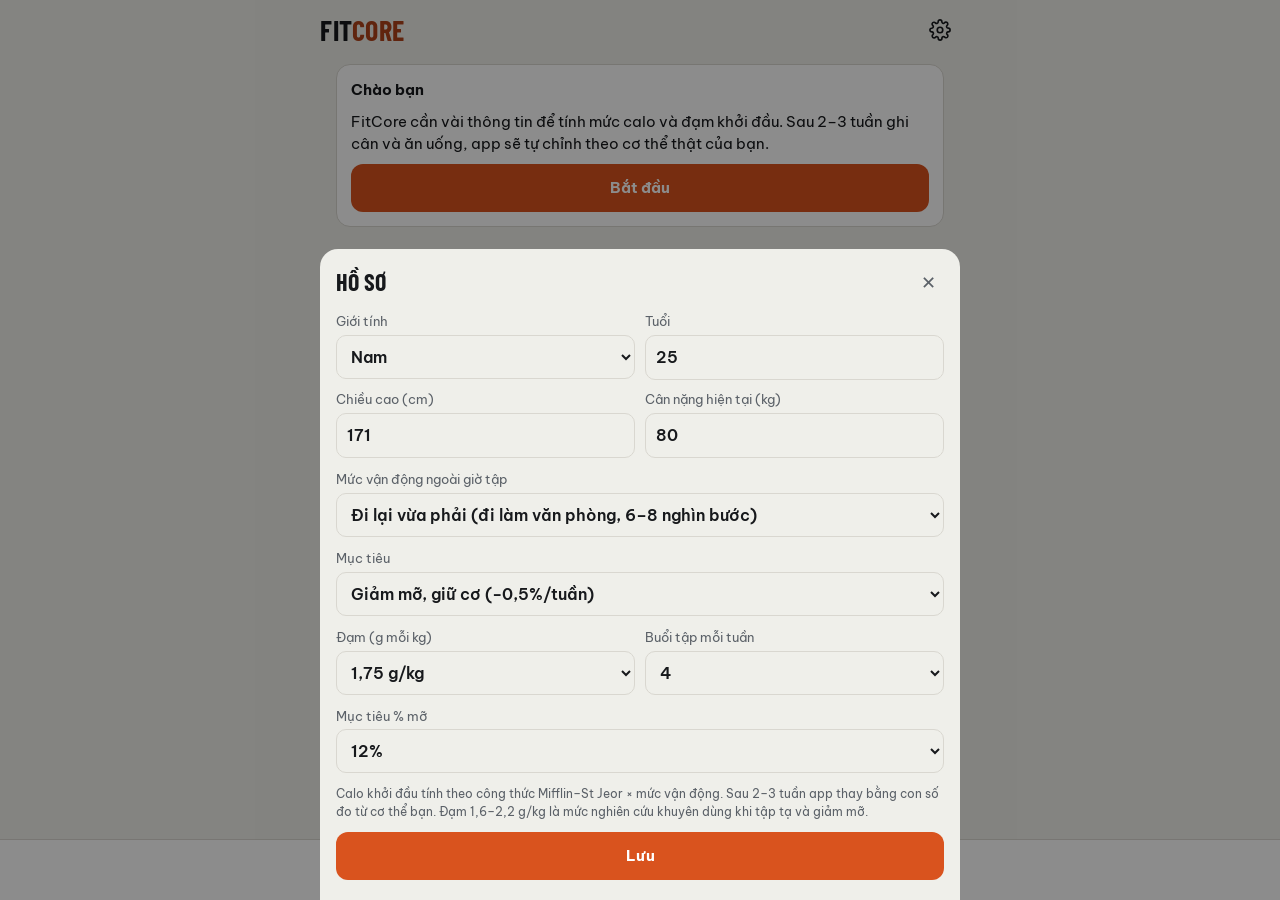
<file: index.html>
<!doctype html>
<html lang="vi">
<head>
<meta charset="utf-8">
<meta name="viewport" content="width=device-width,initial-scale=1,viewport-fit=cover">
<title>FitCore</title>
<meta name="description" content="FitCore: ghi tập và ăn uống, phân tích tiến bộ theo khoa học.">
<meta name="theme-color" content="#EFEFEA" media="(prefers-color-scheme: light)">
<meta name="theme-color" content="#111315" media="(prefers-color-scheme: dark)">
<meta name="apple-mobile-web-app-capable" content="yes">
<meta name="mobile-web-app-capable" content="yes">
<meta name="apple-mobile-web-app-status-bar-style" content="default">
<meta name="apple-mobile-web-app-title" content="FitCore">
<link rel="manifest" href="manifest.webmanifest">
<link rel="icon" href="icons/icon-192.png" type="image/png">
<link rel="apple-touch-icon" href="icons/apple-touch-icon.png">
<link rel="preconnect" href="https://fonts.googleapis.com">
<link rel="preconnect" href="https://fonts.gstatic.com" crossorigin>
<link rel="stylesheet" href="https://fonts.googleapis.com/css2?family=Barlow+Condensed:wght@600;700&family=Be+Vietnam+Pro:wght@400;500;600;700&display=swap">
<link rel="stylesheet" href="styles.css">
</head>
<body>
<header class="top">
  <div class="top-in">
    <h1 class="brand">Fit<span>Core</span></h1>
    <button class="gear" id="gear" aria-label="Cài đặt">
      <svg viewBox="0 0 24 24" aria-hidden="true"><circle cx="12" cy="12" r="3"/><path d="M19.4 15a1.7 1.7 0 0 0 .3 1.8l.1.1a2 2 0 1 1-2.8 2.8l-.1-.1a1.7 1.7 0 0 0-1.8-.3 1.7 1.7 0 0 0-1 1.5V21a2 2 0 1 1-4 0v-.1a1.7 1.7 0 0 0-1.1-1.5 1.7 1.7 0 0 0-1.8.3l-.1.1a2 2 0 1 1-2.8-2.8l.1-.1a1.7 1.7 0 0 0 .3-1.8 1.7 1.7 0 0 0-1.5-1H3a2 2 0 1 1 0-4h.1a1.7 1.7 0 0 0 1.5-1.1 1.7 1.7 0 0 0-.3-1.8l-.1-.1a2 2 0 1 1 2.8-2.8l.1.1a1.7 1.7 0 0 0 1.8.3H9a1.7 1.7 0 0 0 1-1.5V3a2 2 0 1 1 4 0v.1a1.7 1.7 0 0 0 1 1.5 1.7 1.7 0 0 0 1.8-.3l.1-.1a2 2 0 1 1 2.8 2.8l-.1.1a1.7 1.7 0 0 0-.3 1.8V9a1.7 1.7 0 0 0 1.5 1H21a2 2 0 1 1 0 4h-.1a1.7 1.7 0 0 0-1.5 1z"/></svg>
    </button>
  </div>
</header>

<main class="wrap" id="view"></main>

<button class="fab" id="fab" hidden>+ Thêm món</button>
<div class="timer" id="timer" hidden></div>
<div class="toast" id="toast" role="status" hidden></div>

<nav class="nav" id="nav" aria-label="Chuyển mục">
  <div class="nav-in">
    <button data-tab="train"><svg viewBox="0 0 24 24" aria-hidden="true"><path d="M6 7v10M18 7v10M3 9v6M21 9v6M6 12h12"/></svg>Tập</button>
    <button data-tab="food"><svg viewBox="0 0 24 24" aria-hidden="true"><path d="M4 11h16a8 8 0 0 1-16 0zM9 7c0-2 2-2 2-4M14 7c0-2 2-2 2-4"/></svg>Ăn</button>
    <button data-tab="progress"><svg viewBox="0 0 24 24" aria-hidden="true"><path d="M3 20h18M5 16l5-5 4 3 6-7"/></svg>Tiến độ</button>
  </div>
</nav>

<div class="sheet-bg" id="sheet" hidden>
  <div class="sheet" role="dialog" aria-modal="true" aria-labelledby="sheet-title" id="sheet-body"></div>
</div>

<input type="file" id="importFile" accept="application/json,.json" hidden>
<script src="db.js"></script>
<script src="app.js"></script>
</body>
</html>
</file>
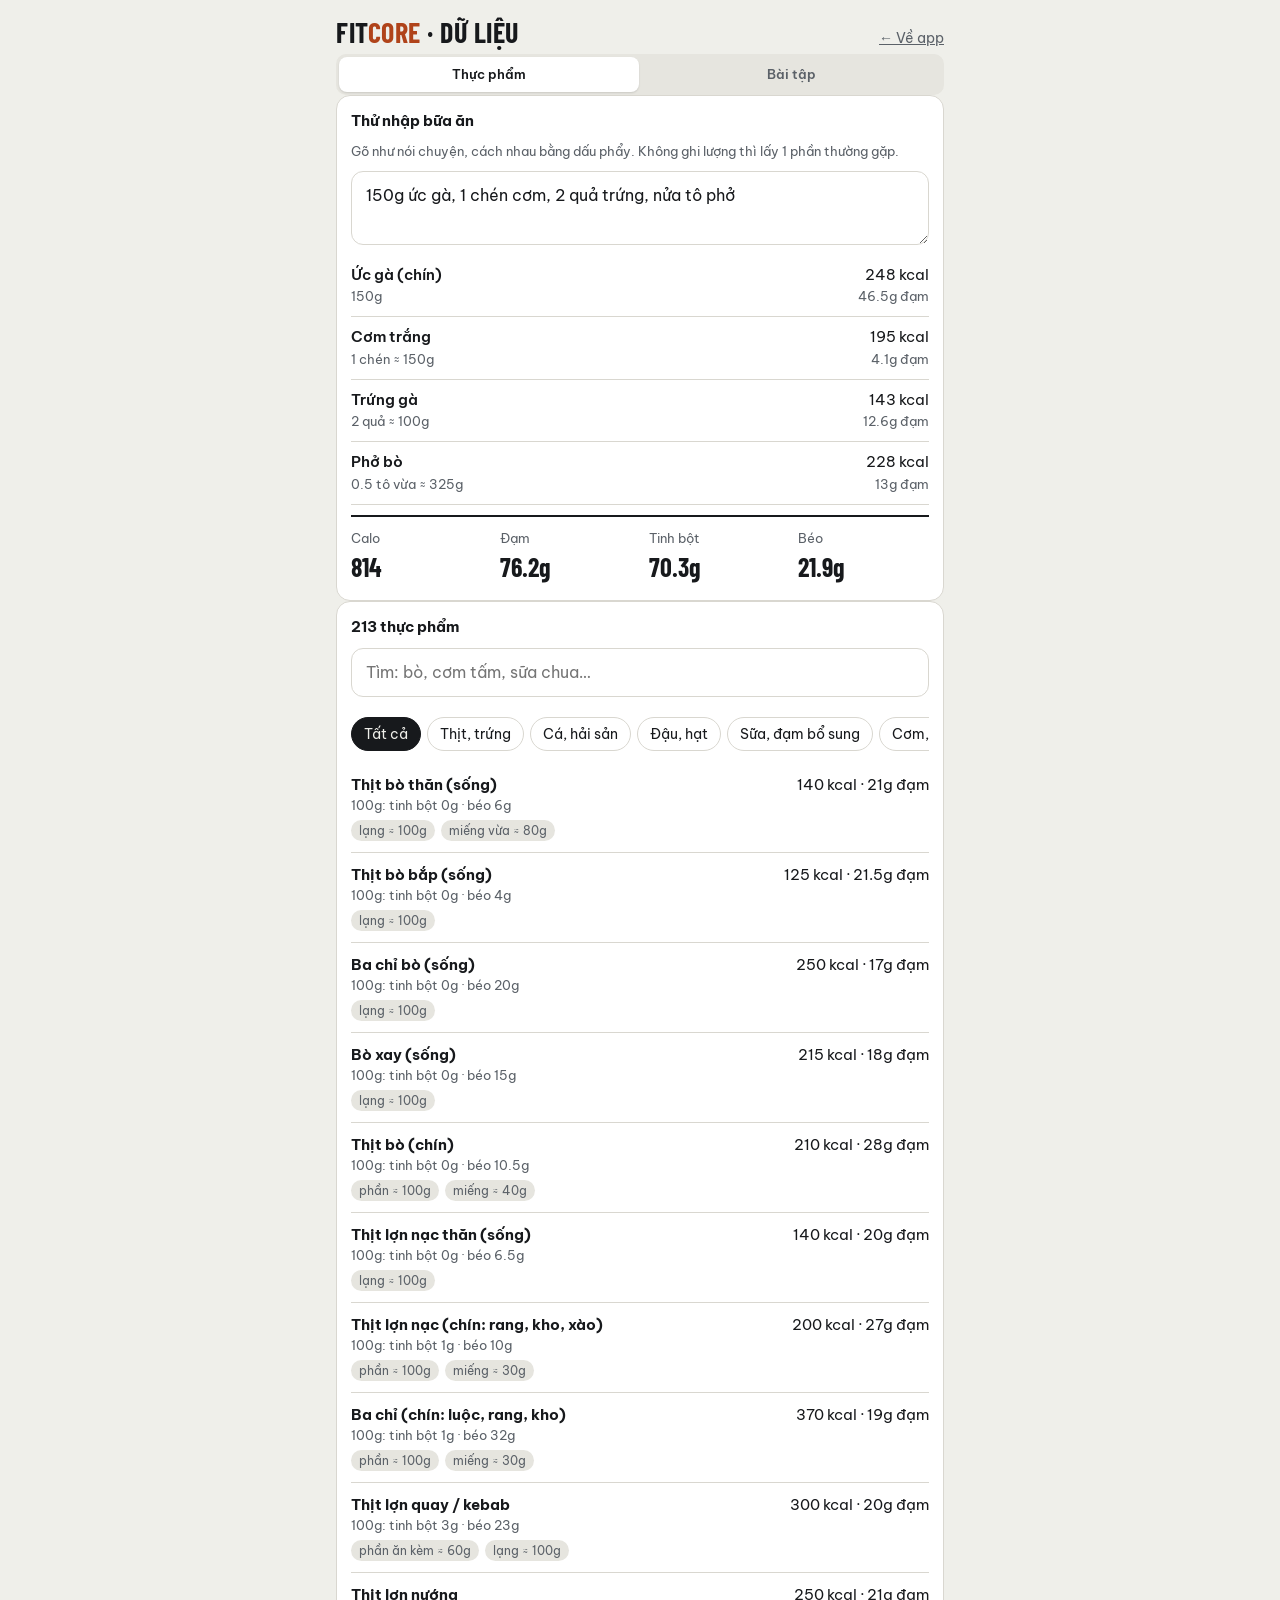
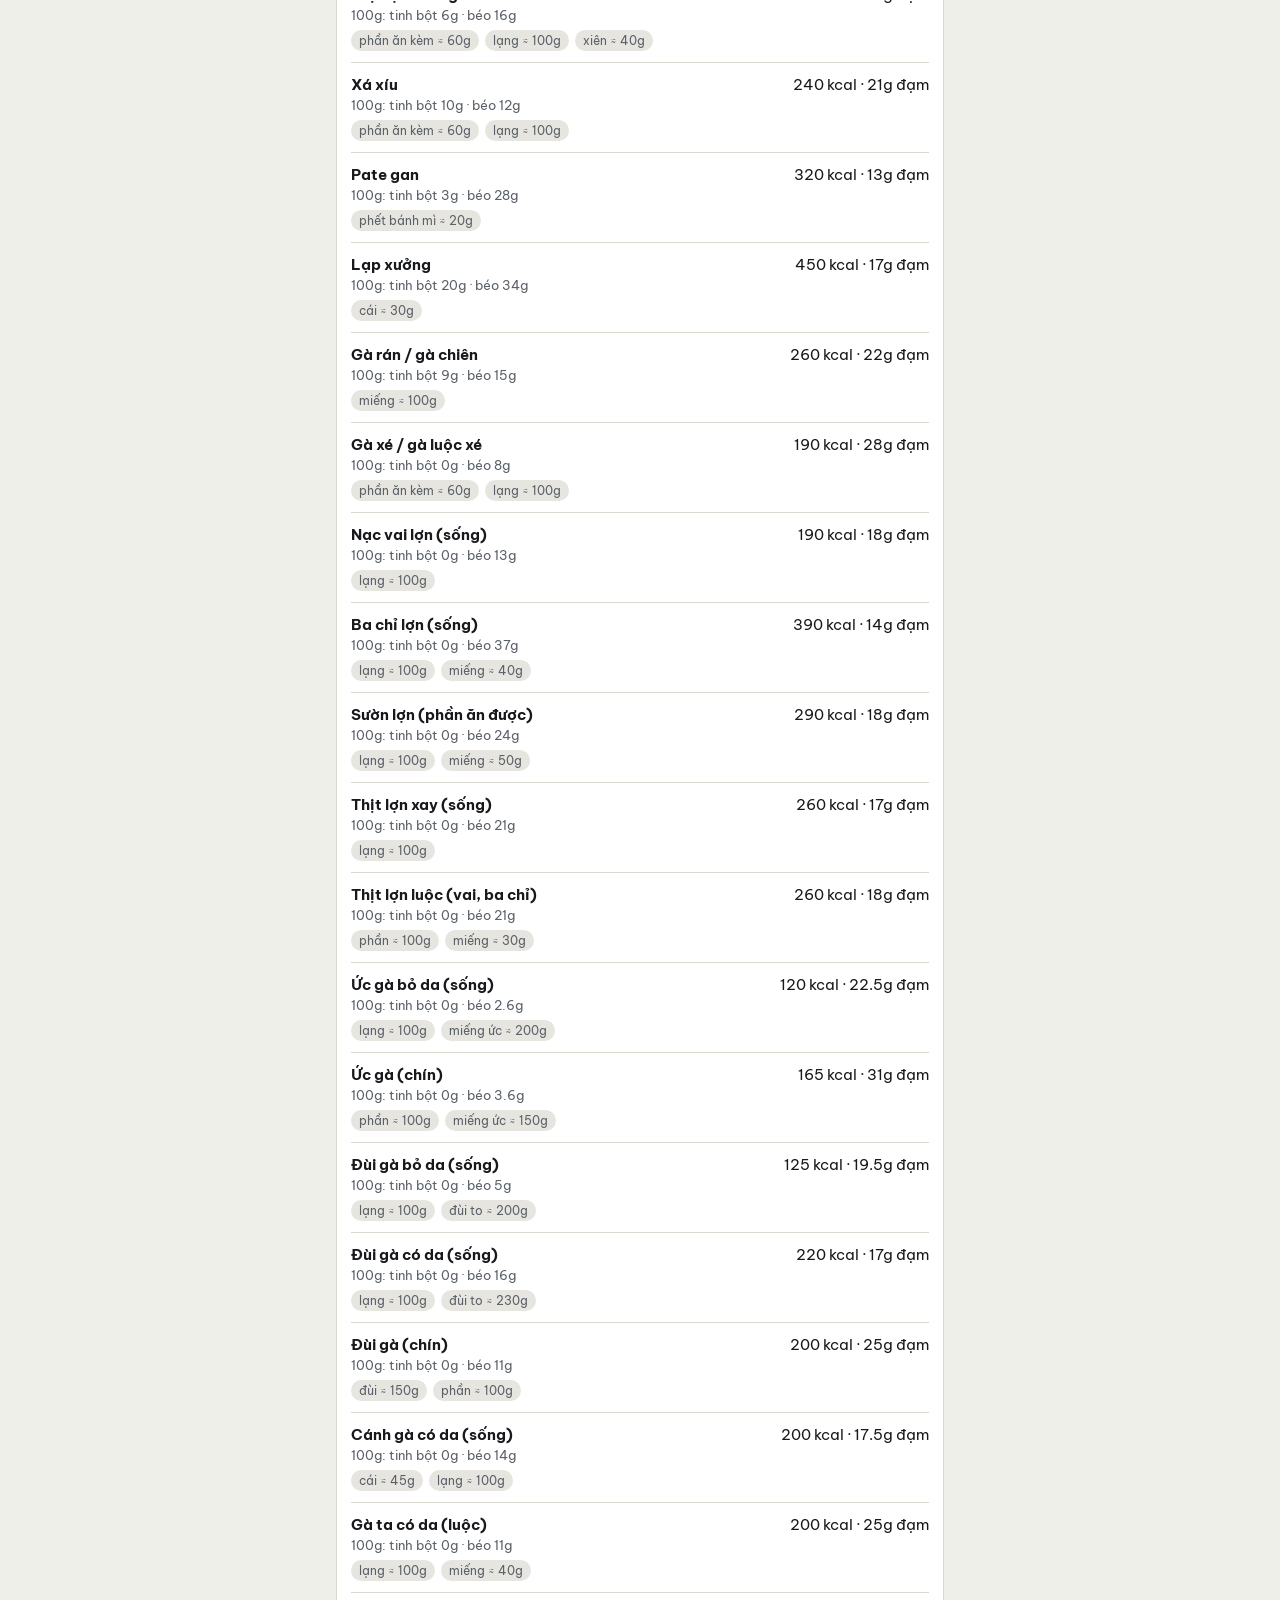
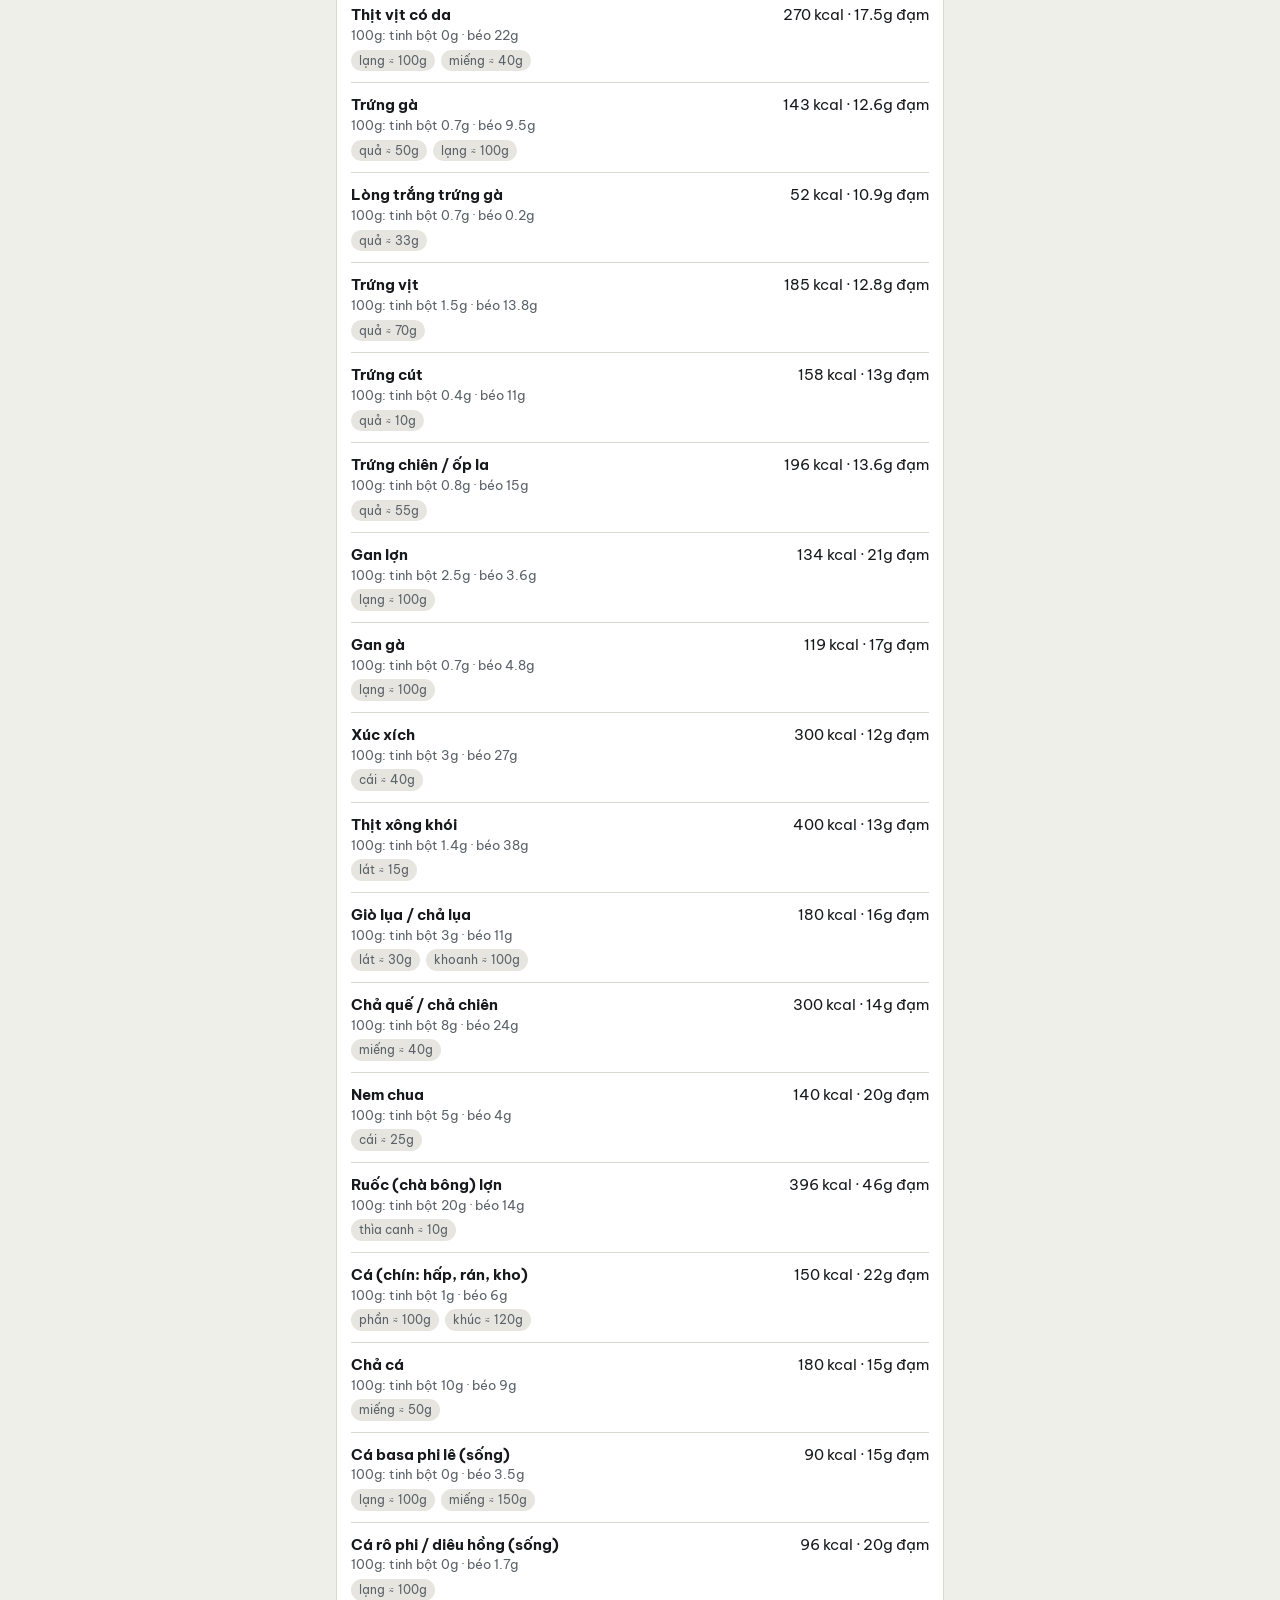
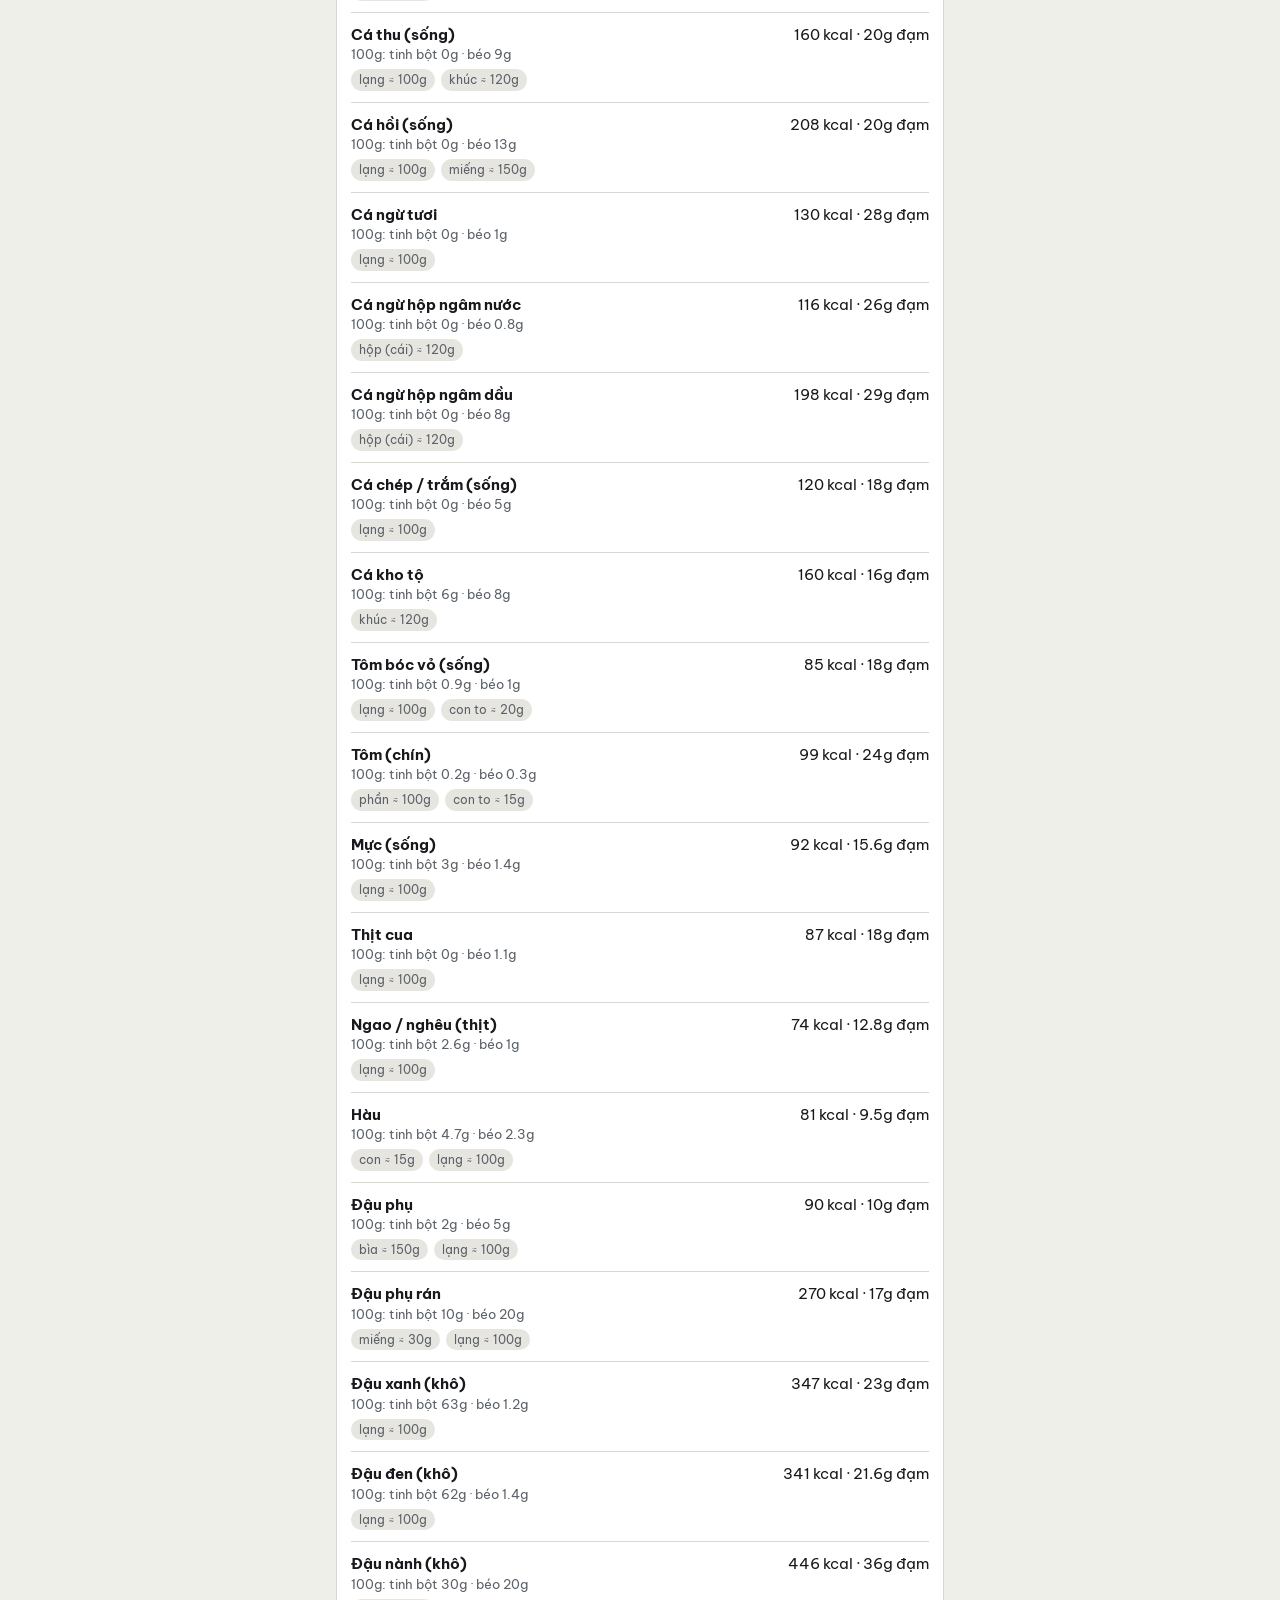
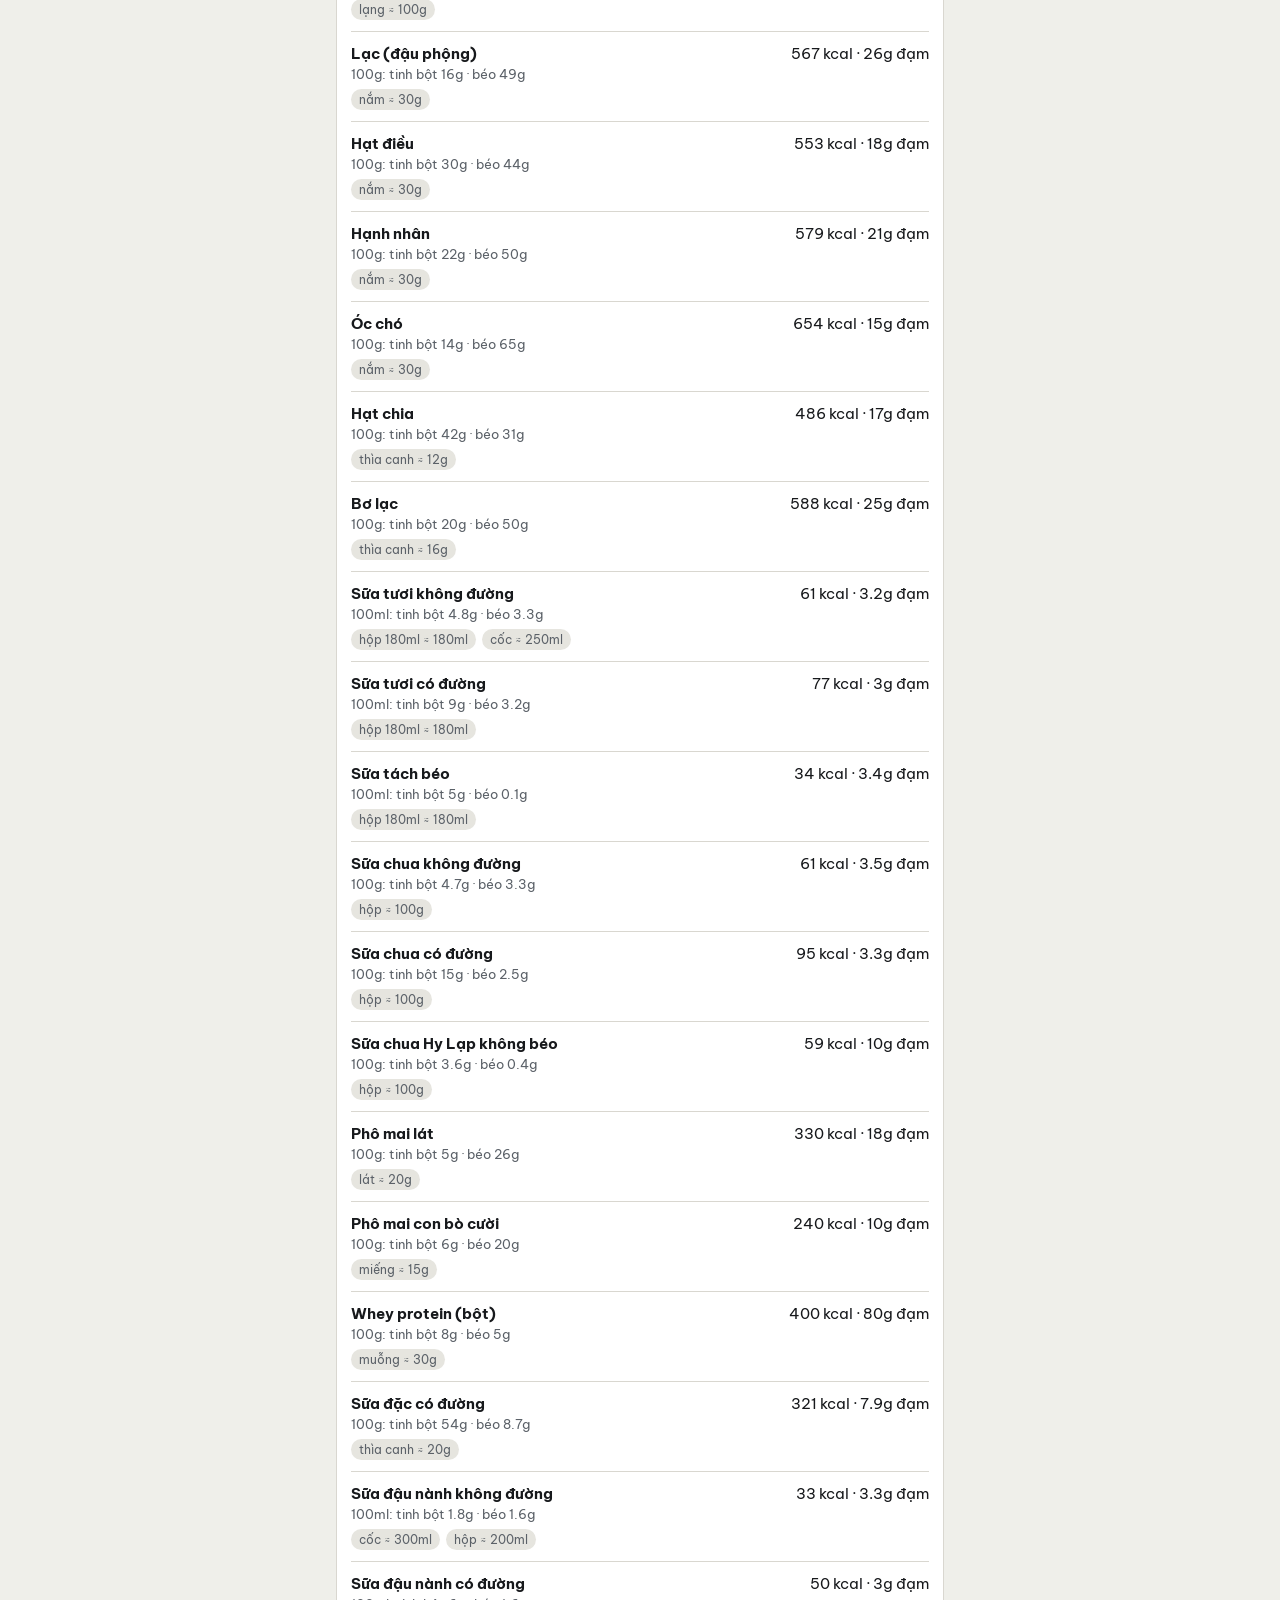
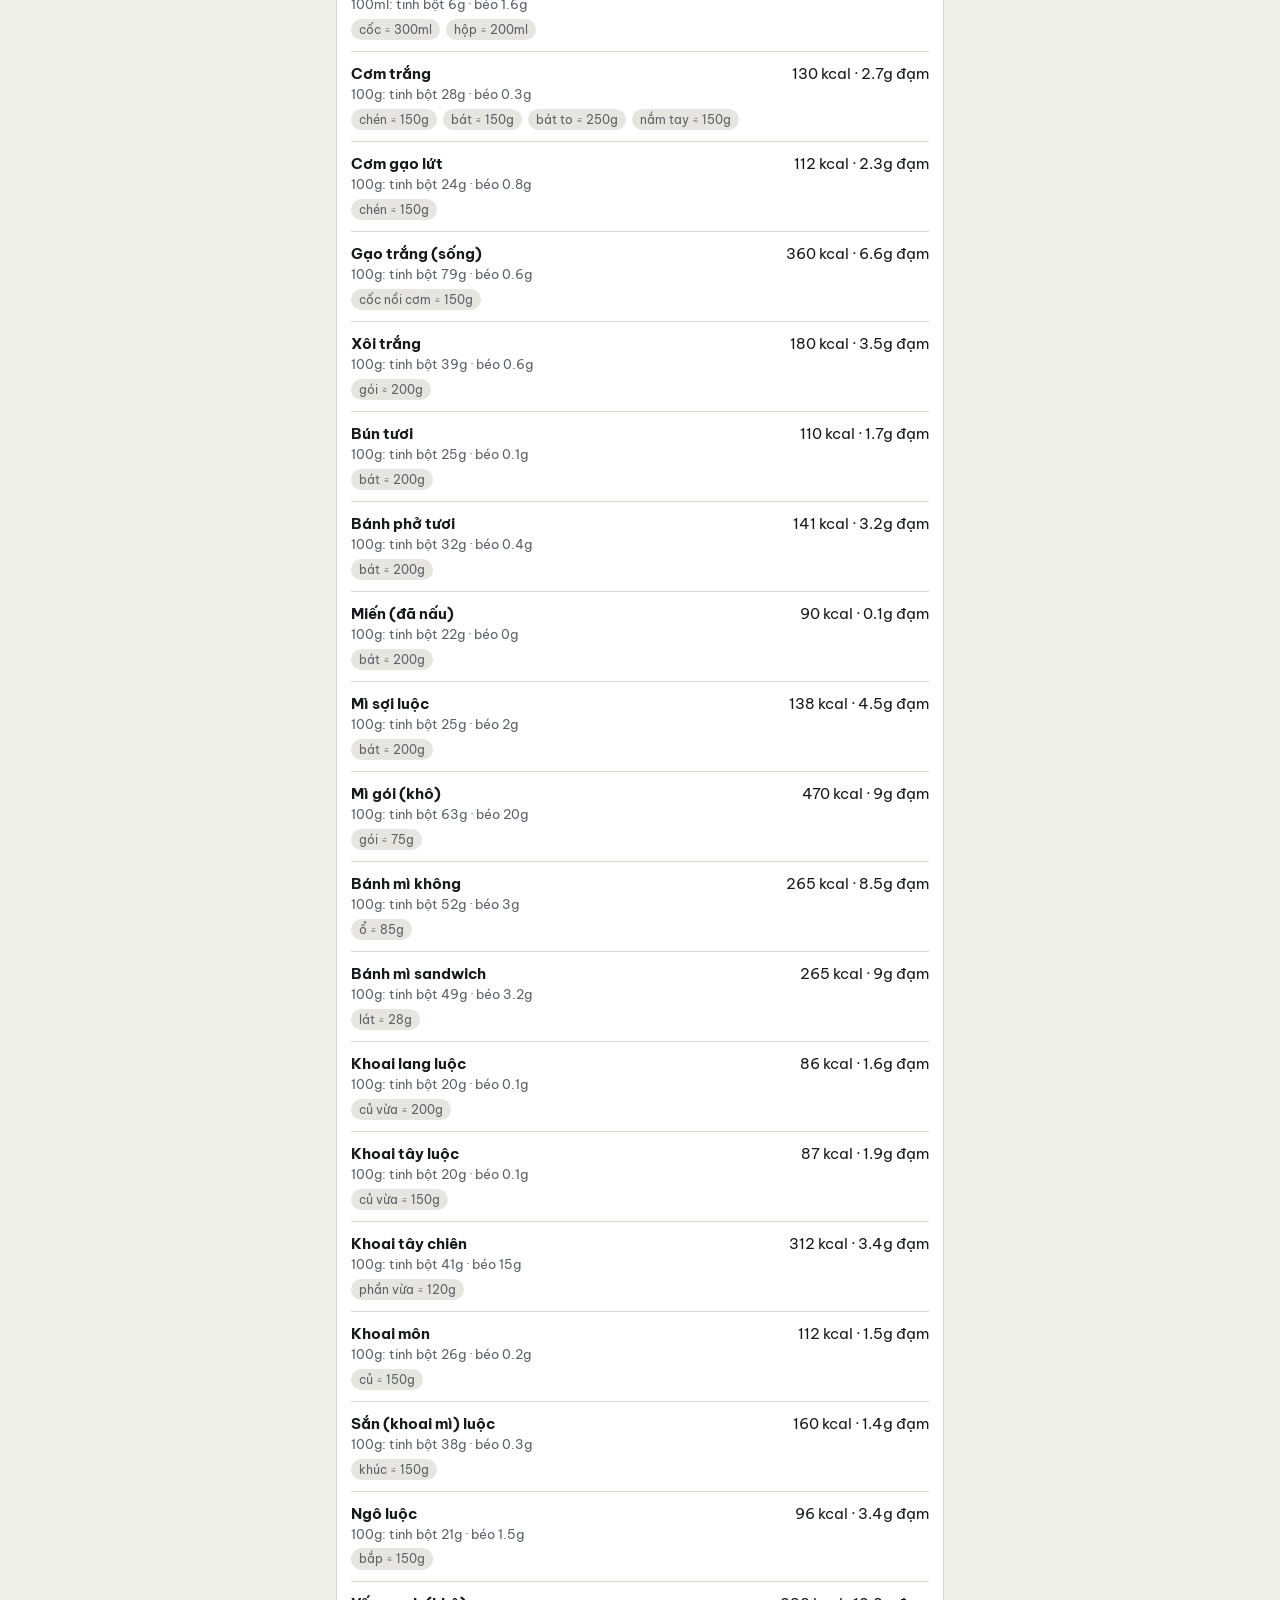
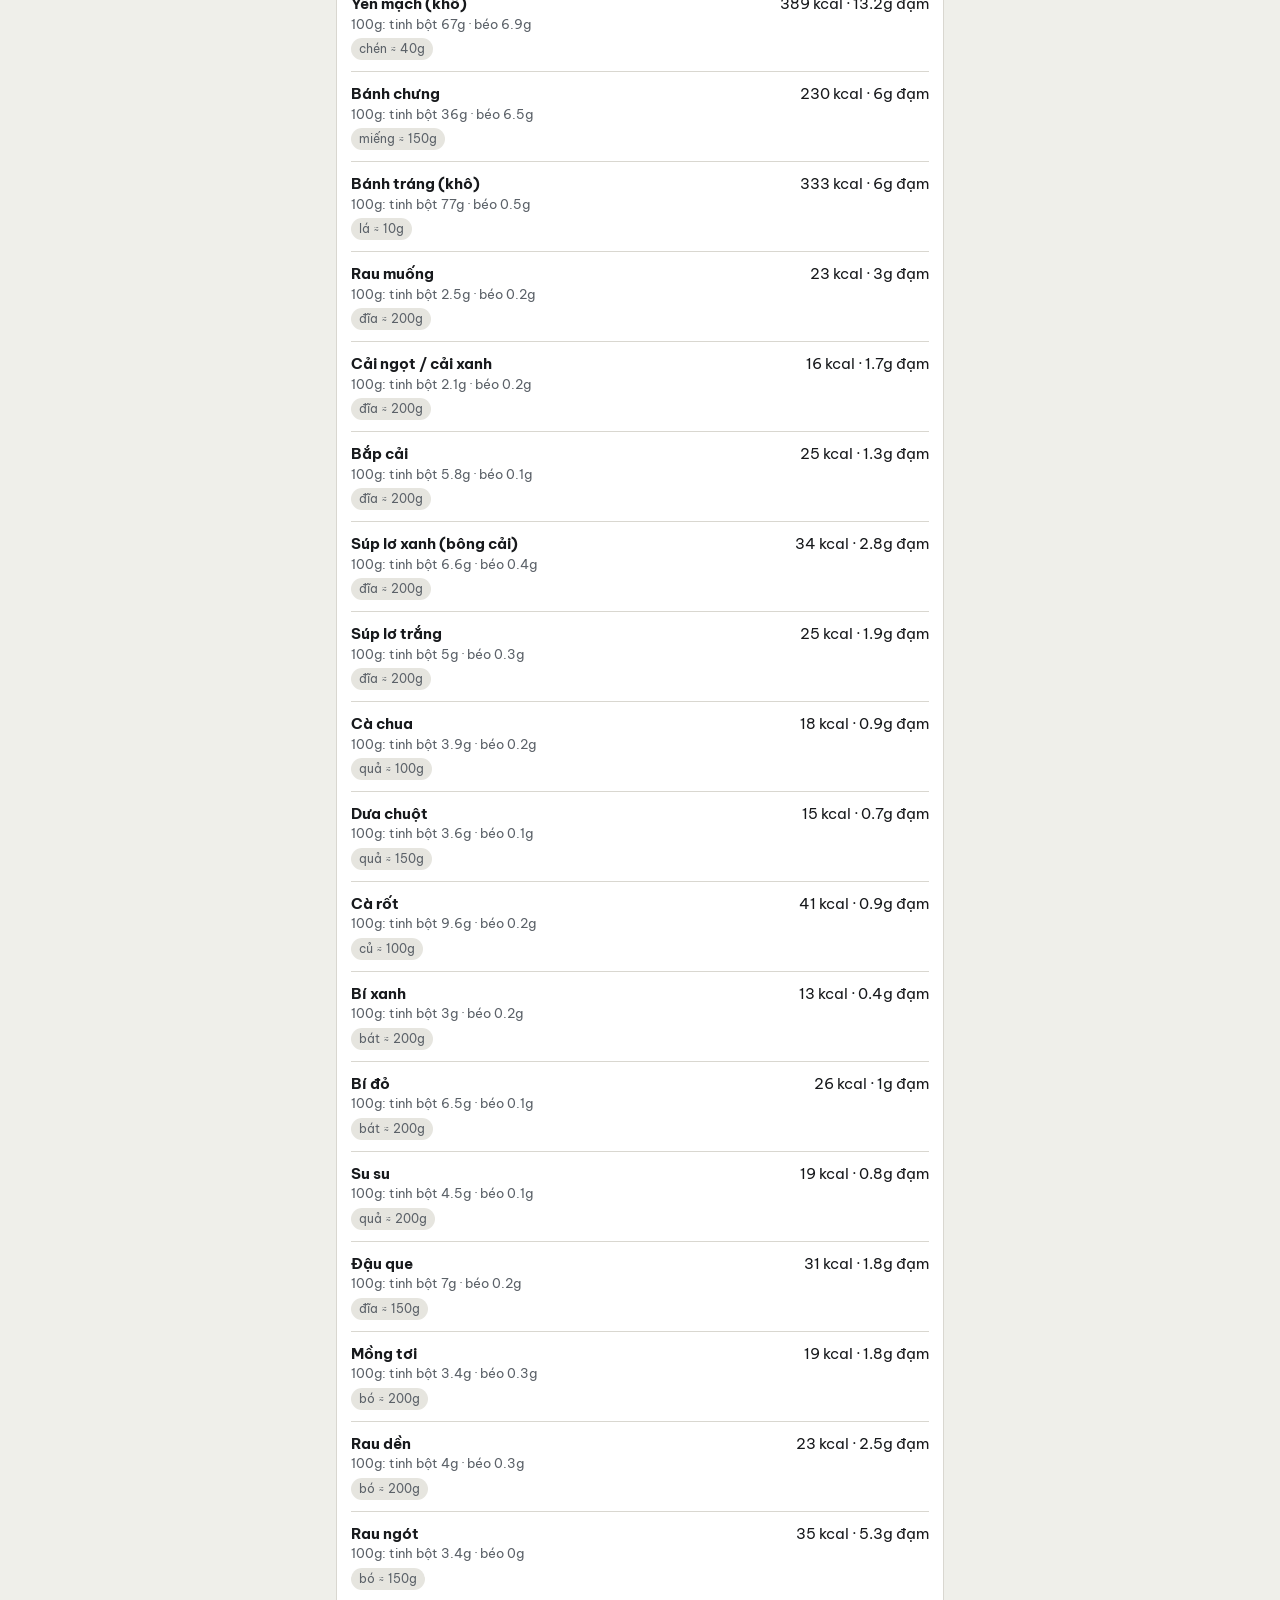
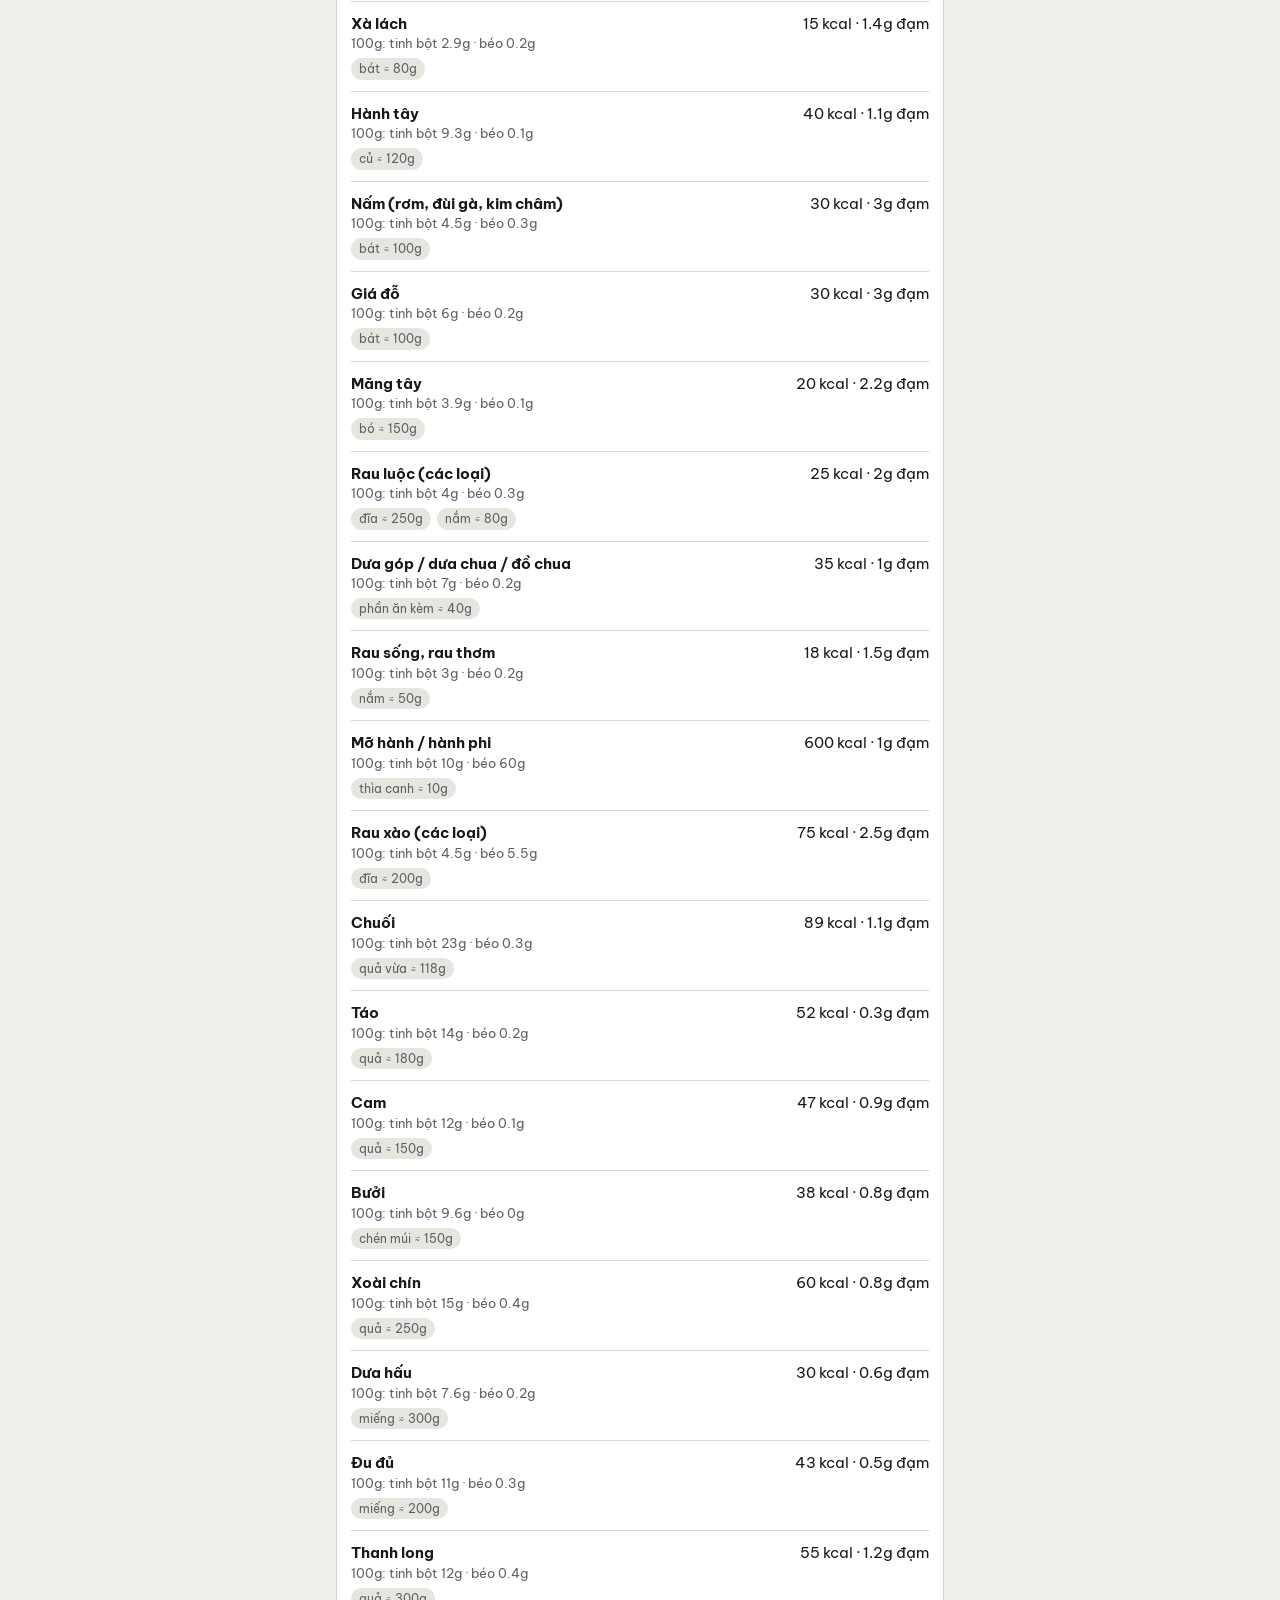
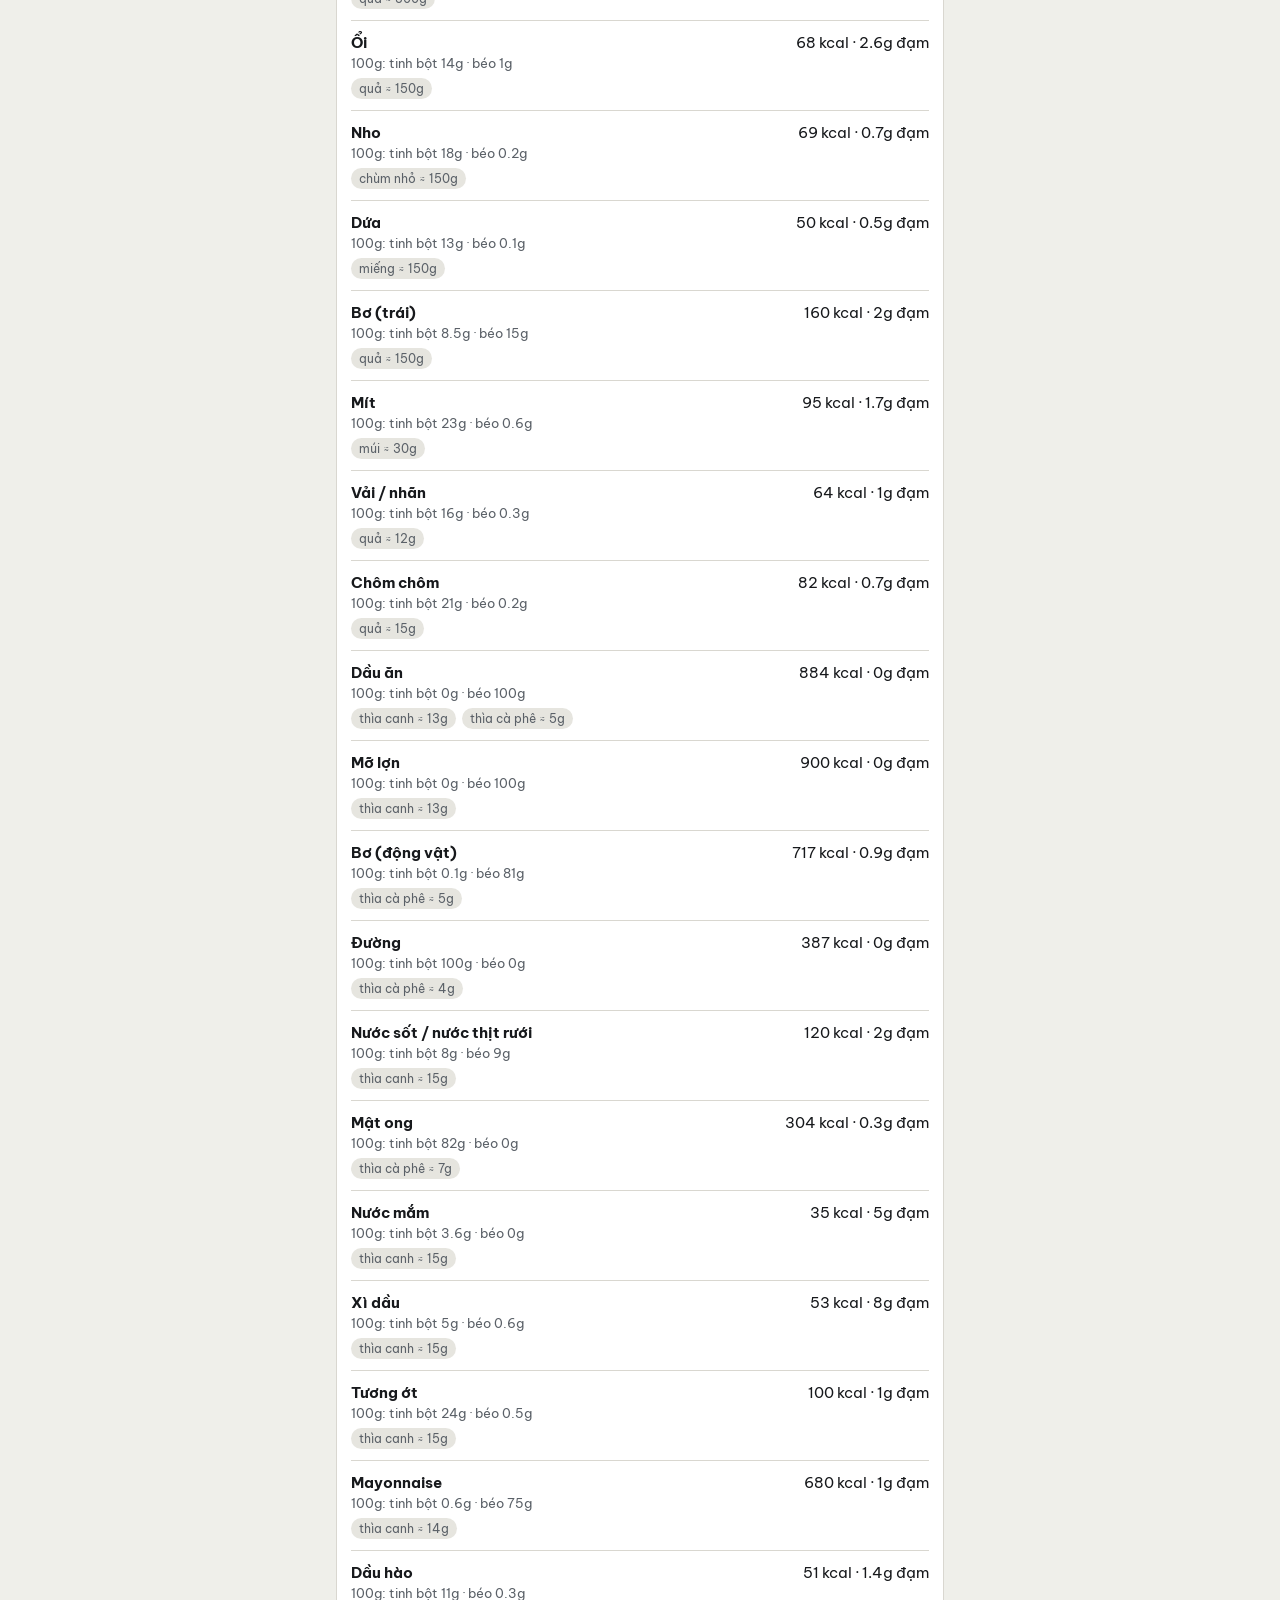
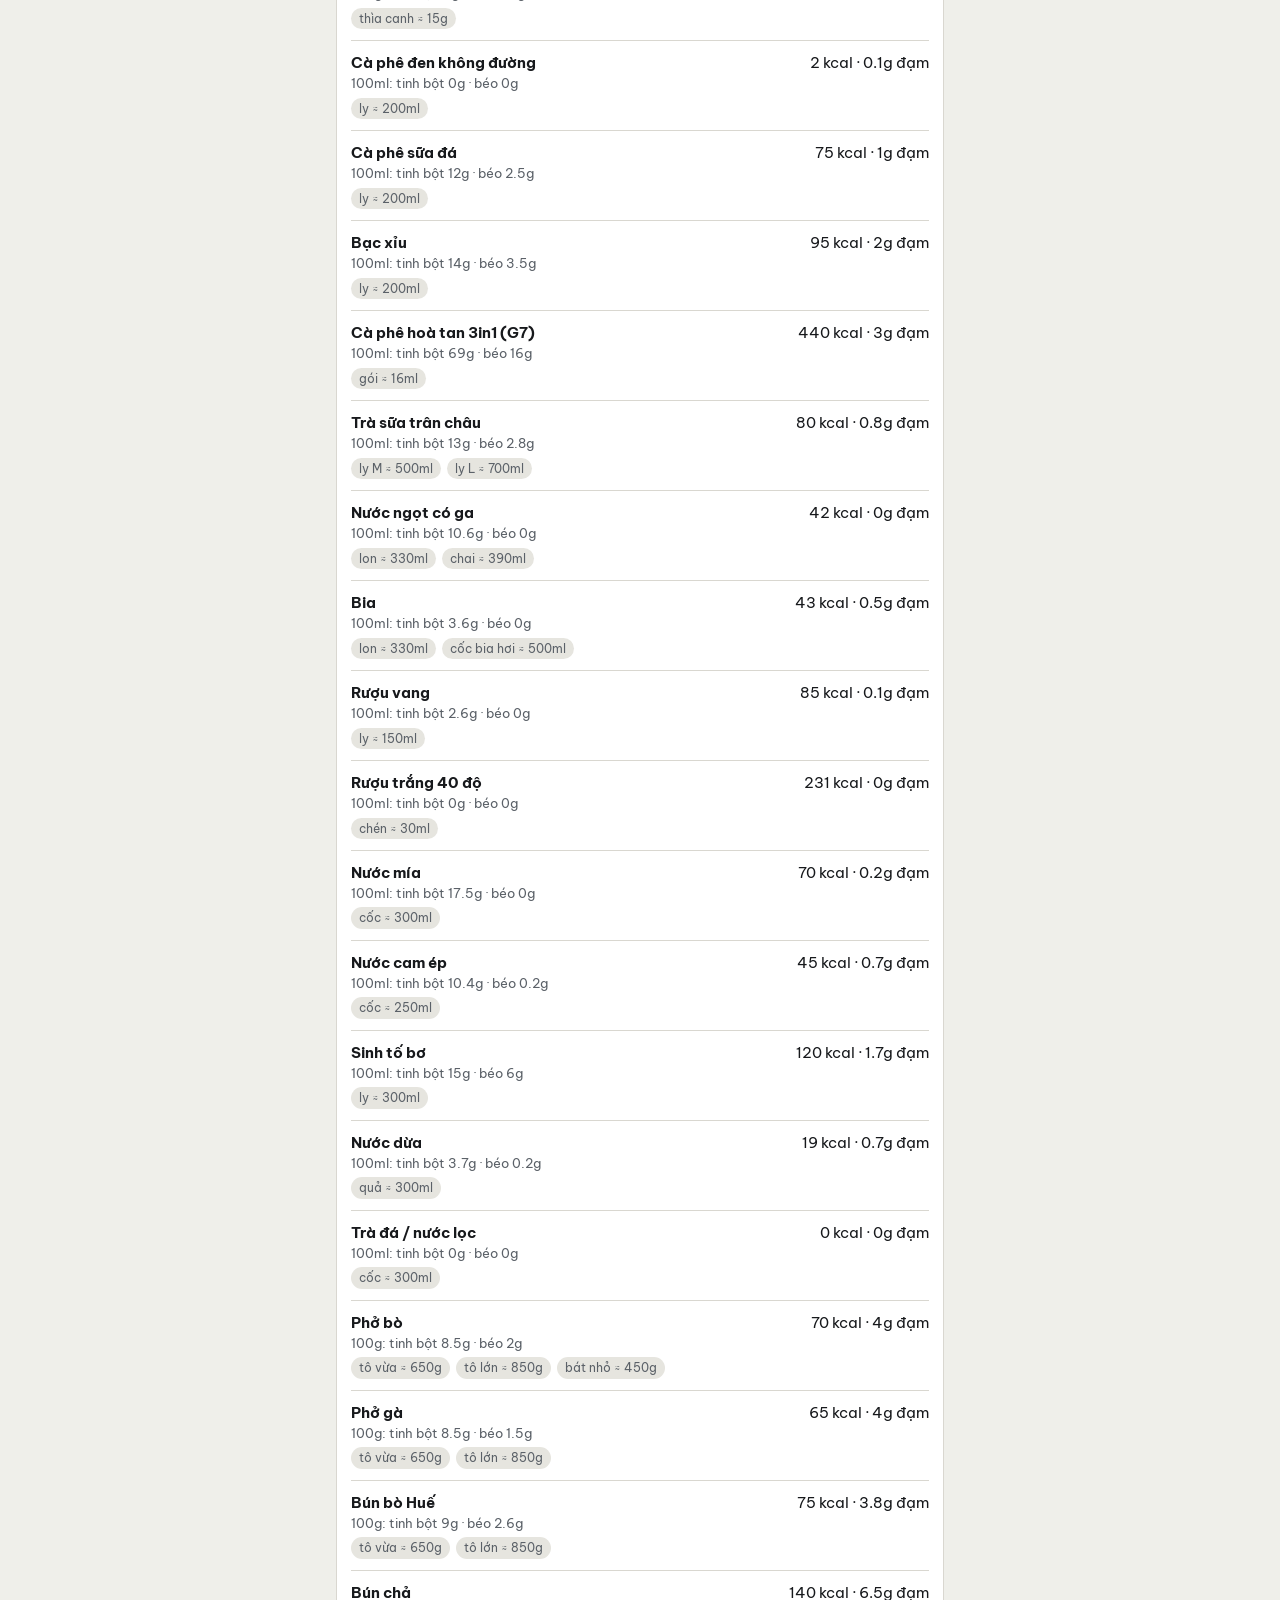
<file: du-lieu.html>
<!doctype html>
<html lang="vi">
<head>
<meta charset="utf-8">
<meta name="viewport" content="width=device-width,initial-scale=1,viewport-fit=cover">
<title>FitCore Dữ liệu</title>
<meta name="theme-color" content="#EFEFEA" media="(prefers-color-scheme: light)">
<meta name="theme-color" content="#111315" media="(prefers-color-scheme: dark)">
<link rel="icon" href="icons/icon-192.png" type="image/png">
<link rel="stylesheet" href="https://fonts.googleapis.com/css2?family=Barlow+Condensed:wght@600;700&family=Be+Vietnam+Pro:wght@400;500;600;700&display=swap">
<link rel="stylesheet" href="styles.css">
<style>
  body { padding-bottom: 40px; }
  .dbw { max-width: 640px; margin: 0 auto; padding: 0 16px; }
  .dbh { display: flex; align-items: baseline; justify-content: space-between; padding: 18px 0 6px; }
  .dbh a { color: var(--muted); font-size: 14px; }
  .dbin { width: 100%; box-sizing: border-box; font: inherit; font-size: 16px; padding: 12px 14px; border-radius: 12px; border: 1px solid var(--line); background: var(--surface); color: var(--fg); }
  textarea.dbin { min-height: 74px; resize: vertical; }
  .pr { display: flex; justify-content: space-between; gap: 10px; padding: 9px 0; border-bottom: 1px solid var(--line); }
  .pr:last-child { border-bottom: 0; }
  .pr b { font-weight: 600; }
  .pr small, .mut { color: var(--muted); font-size: 13px; }
  .num { font-variant-numeric: tabular-nums; text-align: right; white-space: nowrap; }
  .tot { display: flex; gap: 18px; margin-top: 10px; padding-top: 10px; border-top: 2px solid var(--fg); }
  .tot div { flex: 1; }
  .tot strong { display: block; font-family: "Barlow Condensed", sans-serif; font-size: 26px; }
  .bad { color: var(--accent-ink, var(--accent)); }
  .fi { padding: 11px 0; border-bottom: 1px solid var(--line); }
  .fi .top2 { display: flex; justify-content: space-between; gap: 10px; }
  .un { display: flex; flex-wrap: wrap; gap: 6px; margin-top: 5px; }
  .un span { font-size: 12px; padding: 2px 8px; border-radius: 99px; background: var(--surface-2, var(--bg)); color: var(--muted); }
  .cue { margin: 6px 0 0 18px; padding: 0; font-size: 14px; }
  .cue li { margin: 2px 0; }
  .ghead { font-family: "Barlow Condensed", sans-serif; font-size: 20px; margin: 18px 0 2px; text-transform: uppercase; letter-spacing: .02em; }
  .chips2 { display: flex; gap: 6px; overflow-x: auto; padding: 10px 0 2px; scrollbar-width: none; }
  .chips2 button { flex: none; font: inherit; font-size: 14px; padding: 6px 12px; border-radius: 99px; border: 1px solid var(--line); background: var(--surface); color: var(--fg); }
  .chips2 button.on { background: var(--fg); color: var(--bg); border-color: var(--fg); }
  .ex-eq { font-size: 13px; color: var(--muted); }
</style>
</head>
<body>
<div class="dbw">
  <div class="dbh"><h1 class="brand">Fit<span>Core</span> · Dữ liệu</h1><a href="./">← Về app</a></div>
  <div class="seg" id="tabs"><button data-t="food" aria-pressed="true">Thực phẩm</button><button data-t="ex" aria-pressed="false">Bài tập</button></div>
  <div id="out"></div>
</div>
<script src="db.js"></script>
<script>
(function () {
  "use strict";
  var D = window.FitDB, tab = "food", grp = "", q = "", mus = "";
  var EX_TRY = "150g ức gà, 1 chén cơm, 2 quả trứng, nửa tô phở";
  function esc(s) { return String(s).replace(/[&<>"]/g, function (c) { return { "&": "&amp;", "<": "&lt;", ">": "&gt;", '"': "&quot;" }[c]; }); }
  function r1(x) { return Math.round(x * 10) / 10; }
  function unitTxt(f, u) { return u.n + " ≈ " + u.g + (f.liquid ? "ml" : "g"); }

  function parseHtml(txt) {
    var rows = D.parse(txt), t = { kcal: 0, p: 0, c: 0, f: 0 }, h = "";
    rows.forEach(function (r) {
      if (!r.ok) { h += '<div class="pr"><span class="bad">"' + esc(r.text) + '": chưa có trong dữ liệu</span></div>'; return; }
      ["kcal", "p", "c", "f"].forEach(function (k) { t[k] += r.r[k]; });
      var amt = (r.unit.g === 1 || r.unit.g === 1000 || r.unit.n === "lang") ? r.grams + (r.food.liquid ? "ml" : "g") : r1(r.qty) + " " + r.unit.n + " ≈ " + r.grams + (r.food.liquid ? "ml" : "g");
      h += '<div class="pr"><div><b>' + esc(r.food.n) + '</b><br><small>' + esc(amt) + '</small></div><div class="num">' + r.r.kcal + ' kcal<br><small>' + r.r.p + 'g đạm</small></div></div>';
    });
    if (!rows.length) return '<p class="mut">Gõ món bạn ăn, ví dụ: ' + EX_TRY + '</p>';
    return h + '<div class="tot"><div><span class="mut">Calo</span><strong>' + Math.round(t.kcal) + '</strong></div><div><span class="mut">Đạm</span><strong>' + r1(t.p) + 'g</strong></div><div><span class="mut">Tinh bột</span><strong>' + r1(t.c) + 'g</strong></div><div><span class="mut">Béo</span><strong>' + r1(t.f) + 'g</strong></div></div>';
  }

  function foodList() {
    var list = q ? D.search(q, 40) : D.FOODS.filter(function (f) { return !grp || f.g === grp; });
    if (!list.length) return '<p class="mut" style="padding:12px 0">Không thấy món nào.</p>';
    return list.map(function (f) {
      return '<div class="fi"><div class="top2"><b>' + esc(f.n) + '</b><span class="num">' + f.kcal + ' kcal · ' + f.p + 'g đạm</span></div>' +
        '<div class="mut">' + (f.liquid ? "100ml" : "100g") + ': tinh bột ' + f.c + 'g · béo ' + f.f + 'g</div>' +
        '<div class="un">' + f.units.map(function (u) { return "<span>" + esc(unitTxt(f, u)) + "</span>"; }).join("") + '</div></div>';
    }).join("");
  }

  function renderFood() {
    var chips = '<button data-g="" class="' + (grp ? "" : "on") + '">Tất cả</button>' + Object.keys(D.GROUPS).map(function (g) {
      return '<button data-g="' + g + '" class="' + (grp === g ? "on" : "") + '">' + D.GROUPS[g] + '</button>';
    }).join("");
    return '<section class="card"><h2>Thử nhập bữa ăn</h2><p class="mut">Gõ như nói chuyện, cách nhau bằng dấu phẩy. Không ghi lượng thì lấy 1 phần thường gặp.</p>' +
      '<textarea class="dbin" id="try" placeholder="' + EX_TRY + '">' + EX_TRY + '</textarea><div id="res">' + parseHtml(EX_TRY) + '</div></section>' +
      '<section class="card"><h2>' + D.FOODS.length + ' thực phẩm</h2><input class="dbin" id="q" placeholder="Tìm: bò, cơm tấm, sữa chua…" value="' + esc(q) + '">' +
      '<div class="chips2" id="grp">' + chips + '</div><div id="fl">' + foodList() + '</div>' +
      '<p class="mut" style="margin-top:12px">Thực phẩm thô lấy gần đúng theo Bảng thành phần thực phẩm Việt Nam và USDA. Món nấu sẵn ước tính theo khẩu phần phổ biến nên có thể lệch 15–25%. Thịt cá ghi rõ sống hay chín, vì nấu chín mất nước nên 100g chín nhiều đạm hơn 100g sống. Gõ "thịt bò" sẽ lấy bản chín; muốn bản sống thì gõ thêm chữ "sống".</p></section>';
  }

  function renderEx() {
    var chips = '<button data-m="" class="' + (mus ? "" : "on") + '">Tất cả</button>' + Object.keys(D.MUSCLES).map(function (m) {
      return '<button data-m="' + m + '" class="' + (mus === m ? "on" : "") + '">' + D.MUSCLES[m] + '</button>';
    }).join("");
    var h = "";
    Object.keys(D.MUSCLES).forEach(function (m) {
      if (mus && mus !== m) return;
      var list = D.EXERCISES.filter(function (e) { return e.main === m; });
      if (!list.length) return;
      h += '<div class="ghead">' + D.MUSCLES[m] + ' · ' + list.length + ' bài</div>';
      h += list.map(function (e) {
        var sec = Object.keys(e.m).filter(function (k) { return e.m[k] < 1; }).map(function (k) { return D.MUSCLES[k]; });
        return '<div class="fi"><div class="top2"><b>' + esc(e.n) + '</b><span class="mut">' + D.PATTERNS[e.pat] + '</span></div>' +
          '<div class="ex-eq">' + D.EQUIP[e.eq] + (sec.length ? ' · phụ: ' + sec.join(", ") : '') + (e.bw ? ' · tạ cơ thể' : ' · tăng ' + String(e.inc).replace(".", ",") + 'kg') + '</div>' +
          '<ul class="cue">' + e.cues.map(function (c) { return "<li>" + esc(c) + "</li>"; }).join("") + '</ul>' +
          '<a class="mut" target="_blank" rel="noopener" href="https://www.youtube.com/results?search_query=' + encodeURIComponent(e.en + " form") + '">Xem video mẫu ↗</a></div>';
      }).join("");
    });
    return '<section class="card"><h2>' + D.EXERCISES.length + ' bài tập</h2><p class="mut">Mỗi bài có cơ chính, cơ phụ (tính ½ hiệp), dụng cụ, bước tăng tạ và lưu ý kỹ thuật.</p>' +
      '<div class="chips2" id="mus">' + chips + '</div>' + h + '</section>';
  }

  var out = document.getElementById("out");
  function render() { out.innerHTML = tab === "food" ? renderFood() : renderEx(); }
  document.getElementById("tabs").addEventListener("click", function (e) {
    var b = e.target.closest("button"); if (!b) return;
    tab = b.dataset.t; [].forEach.call(this.children, function (x) { x.setAttribute("aria-pressed", x === b); }); render();
  });
  out.addEventListener("input", function (e) {
    if (e.target.id === "try") document.getElementById("res").innerHTML = parseHtml(e.target.value);
    if (e.target.id === "q") { q = e.target.value; document.getElementById("fl").innerHTML = foodList(); }
  });
  out.addEventListener("click", function (e) {
    var b = e.target.closest("button"); if (!b) return;
    if (b.dataset.g != null) { grp = b.dataset.g; q = ""; render(); }
    if (b.dataset.m != null) { mus = b.dataset.m; render(); }
  });
  render();
})();
</script>
</body>
</html>
</file>
<file: styles.css>
/* Layout: one mobile column (max 640px), three tabs at the bottom, rest timer above them.
   Numbers set in a condensed display face like a gym whiteboard; everything else plain. */
:root {
  --bg: #EFEFEA;
  --surface: #FFFFFF;
  --surface-2: #E6E5DF;
  --fg: #17191C;
  --muted: #5B6168;
  --line: #D9D7D0;
  --accent: #D9531E;
  --accent-ink: #B0431A;
  --on-accent: #FFFFFF;
  --good: #2E7D4F;
  --good-soft: #DCEFE3;
  --warn: #8A5A00;
  --warn-soft: #F6E7C8;
  --blue: #2F6FB0;
  --font-display: 'Barlow Condensed', 'Arial Narrow', Arial, sans-serif;
  --font-body: 'Be Vietnam Pro', -apple-system, 'Segoe UI', Roboto, Arial, sans-serif;
  --nav-h: 60px;
  color-scheme: light;
}
@media (prefers-color-scheme: dark) {
  :root {
    --bg: #111315; --surface: #1A1D20; --surface-2: #24282C; --fg: #ECEAE5; --muted: #9AA1A8; --line: #2E3237;
    --accent: #F0743A; --accent-ink: #F59565; --on-accent: #111315; --good: #6BCB93; --good-soft: #1D3328;
    --warn: #F2C26B; --warn-soft: #3A2F1A; --blue: #7FB2E5; color-scheme: dark;
  }
}

* { box-sizing: border-box; -webkit-tap-highlight-color: transparent; }
[hidden] { display: none !important; }
html, body { margin: 0; }
body { background: var(--bg); color: var(--fg); font-family: var(--font-body); font-size: 15px; line-height: 1.45; -webkit-text-size-adjust: 100%; }
h1, h2, h3, p { margin: 0; }
h1, h2, h3 { text-wrap: balance; }
button { font: inherit; color: inherit; cursor: pointer; }
button:focus-visible, input:focus-visible, select:focus-visible, a:focus-visible { outline: 2px solid var(--accent); outline-offset: 2px; }
button:disabled { opacity: .4; cursor: default; }
a { color: inherit; }
.num { font-variant-numeric: tabular-nums; }
.muted { color: var(--muted); }
.note { font-size: 12px; color: var(--muted); }
.label { font-size: 11px; font-weight: 600; letter-spacing: 1.1px; text-transform: uppercase; color: var(--muted); }
.disp { font-family: var(--font-display); font-weight: 700; line-height: 1; }
.big { font-family: var(--font-display); font-weight: 700; font-size: 30px; line-height: 1; }
.huge { font-family: var(--font-display); font-weight: 700; font-size: 52px; line-height: .95; }
.up { color: var(--good); }
.down { color: var(--accent-ink); }

/* Header & nav */
.top { position: sticky; top: 0; z-index: 15; background: var(--bg); padding-top: env(safe-area-inset-top, 0px); padding-left: max(16px, env(safe-area-inset-left, 0px)); padding-right: max(16px, env(safe-area-inset-right, 0px)); }
.top-in { max-width: 640px; margin: 0 auto; display: flex; justify-content: space-between; align-items: center; padding-block: 10px; }
.brand { font-family: var(--font-display); font-weight: 700; font-size: 28px; letter-spacing: .5px; text-transform: uppercase; line-height: 1; }
.brand span { color: var(--accent-ink); }
.gear { border: 0; background: transparent; width: 40px; height: 40px; display: grid; place-items: center; border-radius: 10px; }
.gear svg { width: 22px; height: 22px; fill: none; stroke: var(--fg); stroke-width: 1.8; stroke-linecap: round; stroke-linejoin: round; }
.wrap { max-width: 640px; margin: 0 auto; display: flex; flex-direction: column; gap: 12px; padding-left: max(16px, env(safe-area-inset-left, 0px)); padding-right: max(16px, env(safe-area-inset-right, 0px)); padding-block: 4px calc(var(--nav-h) + 110px + env(safe-area-inset-bottom, 0px)); }
.nav { position: fixed; left: 0; right: 0; bottom: 0; z-index: 18; background: var(--surface); border-top: 1px solid var(--line); padding-bottom: env(safe-area-inset-bottom, 0px); padding-left: env(safe-area-inset-left, 0px); padding-right: env(safe-area-inset-right, 0px); }
.nav-in { max-width: 640px; margin: 0 auto; display: grid; grid-template-columns: repeat(3, 1fr); height: var(--nav-h); }
.nav button { border: 0; background: transparent; display: flex; flex-direction: column; align-items: center; justify-content: center; gap: 2px; font-size: 12px; font-weight: 600; color: var(--muted); }
.nav svg { width: 24px; height: 24px; fill: none; stroke: currentColor; stroke-width: 1.8; stroke-linecap: round; stroke-linejoin: round; }
.nav button[aria-current="page"] { color: var(--accent-ink); }

/* Blocks */
.card { background: var(--surface); border: 1px solid var(--line); border-radius: 14px; padding: 14px; display: flex; flex-direction: column; gap: 10px; min-width: 0; }
.card > h2, .sec { font-size: 15px; font-weight: 700; }
.row { display: flex; gap: 10px; align-items: center; flex-wrap: wrap; }
.between { justify-content: space-between; }
.grid2 { display: grid; grid-template-columns: repeat(2, minmax(0, 1fr)); gap: 10px; }
.grid3 { display: grid; grid-template-columns: repeat(3, minmax(0, 1fr)); gap: 10px; }
.stat { display: flex; flex-direction: column; gap: 3px; min-width: 0; }
.stat b { font-family: var(--font-display); font-size: 26px; line-height: 1; }
.empty { font-size: 14px; color: var(--muted); }
.banner { font-size: 13px; padding: 10px 12px; border-radius: 10px; background: var(--surface); border: 1px solid var(--line); }
.banner.good { background: var(--good-soft); border-color: transparent; }
.banner.warn { background: var(--warn-soft); border-color: transparent; }
.datebar { display: flex; align-items: center; justify-content: space-between; gap: 8px; }
.datebar .d { font-family: var(--font-display); font-weight: 700; font-size: 22px; }
.icon { width: 38px; height: 38px; border-radius: 10px; border: 1px solid var(--line); background: var(--surface); font-size: 18px; line-height: 1; }

.btn { border: 0; border-radius: 12px; padding: 13px 16px; font-weight: 700; font-size: 15px; background: var(--accent); color: var(--on-accent); }
.btn.dark { background: var(--fg); color: var(--bg); }
.btn.ghost { background: transparent; color: var(--fg); border: 1px solid var(--line); font-weight: 600; }
.btn.sm { padding: 8px 12px; font-size: 13px; border-radius: 10px; }
.link { border: 0; background: transparent; color: var(--accent-ink); font-weight: 600; font-size: 13px; padding: 4px 0; }
.x { border: 0; background: transparent; color: var(--muted); font-size: 18px; padding: 4px 8px; border-radius: 8px; }
label.field { display: flex; flex-direction: column; gap: 4px; font-size: 13px; color: var(--muted); min-width: 0; }
input, select { font: inherit; font-weight: 600; color: var(--fg); background: var(--bg); border: 1px solid var(--line); border-radius: 10px; padding: 10px; width: 100%; min-width: 0; font-size: 16px; }
.seg { display: grid; grid-auto-flow: column; grid-auto-columns: 1fr; background: var(--surface-2); border-radius: 10px; padding: 3px; gap: 3px; }
.seg button { border: 0; background: transparent; padding: 8px 4px; border-radius: 8px; font-weight: 600; font-size: 13px; color: var(--muted); }
.seg button[aria-pressed="true"] { background: var(--surface); color: var(--fg); box-shadow: 0 1px 2px rgba(0,0,0,.12); }
.chips { display: flex; flex-wrap: wrap; gap: 6px; }
.chip { border: 1px solid var(--line); background: var(--surface); border-radius: 99px; padding: 7px 12px; font-size: 13px; font-weight: 600; }
.chip[aria-pressed="true"] { background: var(--fg); color: var(--bg); border-color: var(--fg); }
.step { display: inline-flex; align-items: center; border: 1px solid var(--line); border-radius: 10px; background: var(--bg); }
.step button { border: 0; background: transparent; width: 36px; height: 38px; font-size: 20px; font-weight: 600; }
.step b { min-width: 42px; text-align: center; font-family: var(--font-display); font-size: 20px; }

/* Bars */
.bar { height: 8px; background: var(--surface-2); border-radius: 99px; overflow: hidden; position: relative; }
.bar i { position: absolute; inset: 0 auto 0 0; border-radius: 99px; background: var(--fg); }
.bar.p i { background: var(--accent); }
.bar.over i { background: var(--accent-ink); }

/* ---------- Tập ---------- */
.next-ex { display: flex; justify-content: space-between; gap: 10px; padding: 8px 0; border-top: 1px solid var(--line); font-size: 14px; }
.next-ex:first-of-type { border-top: 0; }
.next-ex span:last-child { color: var(--muted); white-space: nowrap; font-variant-numeric: tabular-nums; }
.wo-head { padding-bottom: 12px !important; position: sticky; top: calc(58px + env(safe-area-inset-top, 0px)); z-index: 5; background: var(--bg); display: flex; justify-content: space-between; align-items: center; padding-block: 6px; }
.ex { background: var(--surface); border: 1px solid var(--line); border-radius: 14px; padding: 12px; display: flex; flex-direction: column; gap: 8px; }
.ex.done { border-color: var(--good); }
.ex-top { display: flex; justify-content: space-between; align-items: flex-start; gap: 8px; }
.ex-name { font-weight: 700; font-size: 16px; }
.ex-name a { text-decoration: none; }
.target { font-size: 13px; background: var(--surface-2); border-radius: 8px; padding: 6px 10px; }
.target b { font-weight: 700; }
.sets-h, .srow { display: grid; grid-template-columns: 18px minmax(0, 1fr) minmax(0, .8fr) minmax(0, 1.5fr) 40px; gap: 6px; align-items: center; }
.sets-h { font-size: 11px; color: var(--muted); font-weight: 600; text-transform: uppercase; letter-spacing: .6px; }
.srow { padding: 3px 0; border-radius: 10px; }
.srow.on { background: var(--good-soft); }
.srow .n { font-family: var(--font-display); font-weight: 700; color: var(--muted); text-align: center; }
.srow input { padding: 9px 6px; text-align: center; }
.rir { display: grid; grid-template-columns: repeat(4, 1fr); gap: 2px; background: var(--surface-2); border-radius: 9px; padding: 2px; }
.rir button { border: 0; background: transparent; border-radius: 7px; padding: 8px 0; font-size: 13px; font-weight: 700; color: var(--muted); }
.rir button[aria-pressed="true"] { background: var(--fg); color: var(--bg); }
.tick { width: 40px; height: 40px; border-radius: 50%; border: 2px solid var(--line); background: var(--surface); font-weight: 700; color: var(--muted); }
.tick.on { background: var(--good); border-color: var(--good); color: var(--surface); }

/* ---------- Ăn ---------- */
.left { display: grid; grid-template-columns: 1fr 1fr; gap: 14px; }
.left .stat b { font-size: 44px; }
.left .stat .note b { font-size: inherit; font-family: inherit; }
.food-row { display: flex; align-items: center; gap: 10px; width: 100%; border: 0; border-top: 1px solid var(--line); background: transparent; padding: 10px 0; text-align: left; }
.food-row:first-of-type { border-top: 0; }
.food-row .t { flex: 1; min-width: 0; display: flex; flex-direction: column; }
.food-row .t b { font-weight: 600; }
.food-row .s { font-size: 12px; color: var(--muted); }
.food-row .k { text-align: right; font-variant-numeric: tabular-nums; }
.food-row .k b { display: block; font-weight: 700; }
.food-row .k span { font-size: 12px; color: var(--accent-ink); font-weight: 600; }
.fab { position: fixed; z-index: 16; right: max(16px, env(safe-area-inset-right, 0px)); bottom: calc(var(--nav-h) + 14px + env(safe-area-inset-bottom, 0px)); border: 0; border-radius: 99px; padding: 14px 20px; font-weight: 700; font-size: 15px; background: var(--accent); color: var(--on-accent); box-shadow: 0 4px 14px rgba(0,0,0,.2); }
.weigh { display: flex; align-items: center; gap: 10px; }
.weigh input { width: 100px; text-align: center; }
.recipe-opt { display: flex; justify-content: space-between; align-items: center; gap: 10px; width: 100%; text-align: left; border: 1px solid var(--line); background: var(--bg); border-radius: 12px; padding: 10px 12px; }
.recipe-opt b { display: block; }
.recipe-opt .s { font-size: 12px; color: var(--muted); }
.recipe-opt .k { text-align: right; font-size: 13px; font-variant-numeric: tabular-nums; white-space: nowrap; }
.list-res { display: flex; flex-direction: column; border: 1px solid var(--line); border-radius: 12px; overflow: hidden; }
.list-res > button { display: flex; justify-content: space-between; gap: 10px; align-items: center; width: 100%; text-align: left; border: 0; border-top: 1px solid var(--line); background: var(--surface); padding: 10px 12px; }
.list-res > button:first-child { border-top: 0; }
.list-res .s { font-size: 12px; color: var(--muted); }
.list-res .k { font-size: 13px; color: var(--muted); font-variant-numeric: tabular-nums; white-space: nowrap; }
.picked { background: var(--surface-2); border-radius: 12px; padding: 12px; display: flex; flex-direction: column; gap: 10px; }
.tools { display: grid; grid-template-columns: repeat(2, minmax(0, 1fr)); gap: 8px; }
.tools button { border: 1px solid var(--line); background: var(--surface); border-radius: 12px; padding: 10px 6px; font-size: 13px; font-weight: 600; display: flex; flex-direction: column; align-items: center; gap: 2px; }
.tools button span { font-size: 18px; }
.prow { display: flex; justify-content: space-between; align-items: center; gap: 10px; }
.prow > div { display: flex; flex-direction: column; min-width: 0; }
ol.steps { margin: 0; padding-left: 20px; display: flex; flex-direction: column; gap: 6px; font-size: 14px; }
.ing { font-size: 14px; display: flex; flex-direction: column; gap: 4px; }
.ing div { display: flex; justify-content: space-between; border-bottom: 1px dashed var(--line); padding-bottom: 3px; }
.tip { font-size: 13px; background: var(--surface-2); border-radius: 8px; padding: 8px 10px; }

/* ---------- Tiến độ ---------- */
.verdict { font-size: 15px; font-weight: 600; }
.kv { display: flex; justify-content: space-between; gap: 10px; padding: 8px 0; border-top: 1px solid var(--line); font-size: 14px; align-items: baseline; }
.kv:first-of-type { border-top: 0; }
.kv span:last-child { font-variant-numeric: tabular-nums; text-align: right; }
.vol { display: grid; grid-template-columns: 92px minmax(0, 1fr) 34px; gap: 8px; align-items: center; font-size: 13px; }
.vtrack { position: relative; height: 12px; background: var(--surface-2); border-radius: 6px; overflow: hidden; }
.vtrack .band { position: absolute; top: 0; bottom: 0; background: var(--good-soft); }
.vtrack i { position: absolute; top: 3px; bottom: 3px; left: 0; border-radius: 4px; background: var(--fg); }
.vtrack i.lo { background: var(--warn); }
.vtrack i.hi { background: var(--accent); }
.vol b { text-align: right; font-variant-numeric: tabular-nums; }
.lift { display: grid; grid-template-columns: minmax(0, 1fr) auto auto; gap: 10px; align-items: baseline; padding: 8px 0; border-top: 1px solid var(--line); font-size: 14px; }
.lift:first-of-type { border-top: 0; }
.lift .e { font-variant-numeric: tabular-nums; color: var(--muted); font-size: 13px; }
.lift .d { font-variant-numeric: tabular-nums; font-weight: 700; min-width: 58px; text-align: right; }
.flag { font-size: 11px; font-weight: 700; text-transform: uppercase; letter-spacing: .5px; padding: 2px 6px; border-radius: 6px; background: var(--warn-soft); color: var(--warn); margin-left: 6px; }
.chart svg { display: block; width: 100%; height: auto; }
.cal { display: grid; grid-template-columns: repeat(7, minmax(0, 1fr)); gap: 4px; }
.cw { font-size: 11px; font-weight: 600; color: var(--muted); text-align: center; }
.cd { position: relative; border: 1px solid var(--line); background: var(--surface); border-radius: 8px; min-height: 44px; padding: 4px 2px 8px; display: flex; flex-direction: column; align-items: center; font-size: 13px; font-weight: 600; font-variant-numeric: tabular-nums; }
.cd small { font-size: 10px; font-weight: 700; color: var(--muted); }
.cd.tr { background: var(--fg); border-color: var(--fg); color: var(--bg); }
.cd.tr small { color: var(--bg); opacity: .75; }
.cd.now { outline: 2px solid var(--accent); outline-offset: -1px; }
.cd.fut { opacity: .35; }
.cd .ft { position: absolute; left: 6px; right: 6px; bottom: 3px; height: 3px; border-radius: 2px; }
.ft.ok { background: var(--good); }
.ft.off { background: var(--accent); }
.legend { display: flex; flex-wrap: wrap; gap: 6px 12px; font-size: 12px; color: var(--muted); align-items: center; }
.legend i { display: inline-block; width: 12px; height: 12px; border-radius: 3px; vertical-align: -1px; margin-right: 4px; background: var(--surface-2); }
.yr { display: grid; grid-template-columns: repeat(3, minmax(0, 1fr)); gap: 10px; }
.ym { border: 0; background: transparent; padding: 0; display: flex; flex-direction: column; gap: 4px; text-align: left; min-width: 0; font-size: 12px; }
.ymg { display: grid; grid-template-columns: repeat(7, minmax(0, 1fr)); gap: 2px; }
.ymg i { display: block; aspect-ratio: 1; border-radius: 2px; background: var(--surface-2); }
.ymg i.s1, .legend i.s1 { background: color-mix(in srgb, var(--good) 40%, var(--surface-2)); }
.ymg i.s2, .legend i.s2 { background: color-mix(in srgb, var(--good) 72%, var(--surface-2)); }
.ymg i.s3, .legend i.s3 { background: var(--good); }
.ymg i.sf { background: transparent; border: 1px solid var(--line); }
.hist-row { display: flex; justify-content: space-between; gap: 10px; padding: 10px 0; border-top: 1px solid var(--line); align-items: flex-start; }
.hist-row:first-of-type { border-top: 0; }
.hist-row p:last-child { font-size: 12px; color: var(--muted); }
details.card summary { cursor: pointer; font-weight: 700; list-style: none; }
details.card summary::-webkit-details-marker { display: none; }
details.card summary::after { content: " +"; color: var(--muted); }
details.card[open] summary::after { content: " –"; }

/* Timer, toast, sheet */
.timer { position: fixed; left: 0; right: 0; z-index: 17; bottom: calc(var(--nav-h) + env(safe-area-inset-bottom, 0px)); padding: 10px max(16px, env(safe-area-inset-right, 0px)) 10px max(16px, env(safe-area-inset-left, 0px)); background: var(--fg); color: var(--bg); }
.timer .in { max-width: 640px; margin: 0 auto; display: flex; align-items: center; gap: 12px; }
.timer .clock { font-family: var(--font-display); font-weight: 700; font-size: 34px; line-height: 1; min-width: 80px; }
.timer .what { flex: 1; font-size: 13px; min-width: 0; }
.timer .what b { display: block; font-size: 14px; }
.timer.over { background: var(--accent); color: var(--on-accent); }
.timer button { border: 1px solid currentColor; background: transparent; border-radius: 10px; padding: 8px 10px; font-size: 13px; font-weight: 600; color: inherit; }
.toast { position: fixed; left: 50%; transform: translateX(-50%); z-index: 30; max-width: calc(100% - 32px); bottom: calc(var(--nav-h) + 16px + env(safe-area-inset-bottom, 0px)); background: var(--fg); color: var(--bg); padding: 10px 16px; border-radius: 10px; font-weight: 500; font-size: 14px; }
.sheet-bg { position: fixed; inset: 0; z-index: 40; background: rgba(0,0,0,.45); display: flex; align-items: flex-end; justify-content: center; }
.sheet { background: var(--bg); width: 100%; max-width: 640px; max-height: 92vh; overflow: auto; border-radius: 18px 18px 0 0; padding: 16px max(16px, env(safe-area-inset-right, 0px)) calc(20px + env(safe-area-inset-bottom, 0px)) max(16px, env(safe-area-inset-left, 0px)); display: flex; flex-direction: column; gap: 12px; }
.sheet h2.t { font-family: var(--font-display); font-size: 24px; text-transform: uppercase; }
.stick { position: sticky; bottom: calc(-20px - env(safe-area-inset-bottom, 0px)); background: var(--bg); border-top: 2px solid var(--fg); padding: 10px 0 calc(2px + env(safe-area-inset-bottom, 0px)); display: flex; flex-direction: column; gap: 10px; }
@media (max-width: 370px) { .left .stat b { font-size: 36px; } .vol { grid-template-columns: 78px minmax(0, 1fr) 30px; } }

/* Bản 3.1: dụng cụ, phản hồi sau bài */
.fb { display: flex; flex-direction: column; gap: 6px; border-top: 1px dashed var(--line); padding-top: 8px; }
.eqlist { display: flex; flex-direction: column; }
.eq { display: flex; gap: 12px; align-items: center; padding: 10px 0; border-top: 1px solid var(--line); font-size: 14px; }
.eq:first-child { border-top: 0; }
.eq input { width: 22px; height: 22px; flex: none; accent-color: var(--accent); }
.list-res > button:disabled { opacity: .45; }
.next-ex .note { font-size: 11px; }

/* Bản 3.2: thành phần cơ thể, gửi Claude */
.card.good-b { border-color: var(--good); }
.card.warn-b { border-color: var(--accent); }
.cltext { font: 12px/1.5 ui-monospace, Menlo, Consolas, monospace; color: var(--fg); background: var(--surface); border: 1px solid var(--line); border-radius: 10px; padding: 10px; width: 100%; min-height: 260px; resize: vertical; }

/* v3.4: ghi bữa theo thành phần */
.qchips { display: flex; gap: 6px; overflow-x: auto; scrollbar-width: none; margin: 2px -2px 0; padding: 2px; }
.qchips button { flex: none; border: 1px solid var(--line); background: var(--surface); color: var(--fg); border-radius: 99px; padding: 6px 11px; font-size: 13px; font-weight: 500; }
.meal { display: flex; flex-direction: column; border: 1px solid var(--line); border-radius: 12px; background: var(--surface); padding: 0 12px; }
.mrow { display: flex; align-items: center; gap: 10px; padding: 10px 0; border-top: 1px solid var(--line); }
.mrow:first-child { border-top: 0; }
.mrow .mn { flex: 1; min-width: 0; display: flex; flex-direction: column; gap: 2px; }
.mrow .mn b { font-weight: 600; }
.mrow .mn select { font: inherit; font-weight: 600; color: var(--fg); background: transparent; border: 0; border-bottom: 1px dashed var(--muted); padding: 0 0 1px; max-width: 100%; border-radius: 0; }
.mrow .s { font-size: 12px; color: var(--muted); font-variant-numeric: tabular-nums; }
.mrow .k { text-align: right; min-width: 64px; font-variant-numeric: tabular-nums; }
.mrow .k b { display: block; }
.mrow .k span { font-size: 12px; color: var(--accent-ink); font-weight: 600; }
.mrow.miss { color: var(--accent-ink); font-size: 14px; }
.amt { display: flex; align-items: center; gap: 8px; flex-wrap: wrap; }
.gin { display: inline-flex; align-items: center; gap: 3px; border: 1px solid var(--line); border-radius: 8px; background: var(--bg); padding: 0 8px 0 0; }
.gin input { width: 64px; border: 0; background: transparent; font: inherit; font-weight: 600; font-size: 16px; text-align: right; padding: 6px 0 6px 6px; color: var(--fg); font-variant-numeric: tabular-nums; }
.gin input:focus { outline: none; }
.gin:focus-within { border-color: var(--accent); }
.gin i { font-style: normal; font-size: 13px; color: var(--muted); }
.step.sm button { width: 32px; height: 34px; font-size: 18px; }
.ing .gin { margin-left: auto; }
.ing div { align-items: center; }
/* v3.7: rà giao diện */
body.has-timer .fab { bottom: calc(var(--nav-h) + 92px + env(safe-area-inset-bottom, 0px)); }
body.has-timer .toast { bottom: calc(var(--nav-h) + 92px + env(safe-area-inset-bottom, 0px)); }
.tools button { flex-direction: row; justify-content: flex-start; text-align: left; padding: 12px; gap: 8px; }
.wo-head .wo-bar { position: absolute; left: 0; right: 0; bottom: 0; height: 4px; border-radius: 99px; background: var(--surface-2); overflow: hidden; }
.wo-bar i { display: block; height: 100%; background: var(--good); transition: width .25s; }
.ex.cur { border-color: var(--accent); box-shadow: 0 0 0 1px var(--accent); }
.ex-sum { display: flex; align-items: center; gap: 10px; width: 100%; text-align: left; background: var(--surface); border: 1px solid var(--line); border-radius: 14px; padding: 10px 12px; }
.ex-sum .ok { width: 26px; height: 26px; flex: none; border-radius: 99px; background: var(--good); color: var(--surface); display: grid; place-items: center; font-weight: 700; font-size: 14px; }
.ex-sum .t { flex: 1; min-width: 0; display: flex; flex-direction: column; }
.ex-sum .t b { font-weight: 600; }
.meal-h { display: flex; justify-content: space-between; font-size: 12px; font-weight: 700; text-transform: uppercase; letter-spacing: .04em; color: var(--muted); padding-top: 8px; }
.meal-h + .food-row { border-top: 0; }
.meal-h .num { text-transform: none; letter-spacing: 0; font-weight: 600; }
/* v4.0: giao diện mới */
.eyebrow { font-size: 11px; font-weight: 700; letter-spacing: .08em; text-transform: uppercase; opacity: .8; }
/* Vòng tròn */
.ring { position: relative; flex: none; }
.ring svg { width: 100%; height: 100%; display: block; }
.ring circle { fill: none; }
.ring .tr { stroke: var(--surface-2); }
.ring .fg { stroke: var(--accent); stroke-linecap: round; transition: stroke-dashoffset .6s ease; }
.ring.over .fg { stroke: var(--accent-ink); }
.ring .in { position: absolute; inset: 0; display: flex; flex-direction: column; align-items: center; justify-content: center; text-align: center; }
.ring .in b { font-family: var(--font-display); font-size: 34px; line-height: 1; }
.ring .in span { font-size: 11px; color: var(--muted); margin-top: 2px; }
/* Ăn */
.hero-f { flex-direction: row; align-items: center; gap: 16px; }
.macs { flex: 1; min-width: 0; display: flex; flex-direction: column; gap: 9px; }
.mac { font-size: 13px; display: flex; flex-direction: column; gap: 4px; }
.mac .num { color: var(--muted); }
.mac .num b { color: var(--fg); }
.macs .note { margin: 0; font-size: 12px; }
.bar.c i { background: var(--blue); }
.bar.f i { background: var(--warn); }
.bar.p i { background: var(--good); }
.mcard { background: var(--surface); border: 1px solid var(--line); border-radius: 14px; padding: 10px 12px; display: flex; flex-direction: column; }
.mcard.empty { padding-block: 8px; }
.mhead { display: flex; align-items: center; gap: 10px; }
.mhead .ic { width: 36px; height: 36px; border-radius: 10px; background: var(--surface-2); display: grid; place-items: center; font-size: 18px; flex: none; }
.mhead .mt { flex: 1; min-width: 0; display: flex; flex-direction: column; }
.mhead .mt b { font-weight: 700; font-size: 15px; }
.mhead .mt .note { font-size: 12px; }
.madd { width: 36px; height: 36px; border-radius: 99px; border: 0; background: var(--accent); color: var(--on-accent); font-size: 22px; font-weight: 600; line-height: 1; flex: none; }
.mcard.empty .madd { background: var(--surface-2); color: var(--fg); }
.mcard .food-row { padding-left: 46px; }
.mcard .mhead + .food-row { margin-top: 6px; }
.mseg button { font-size: 12px; padding-inline: 2px; }
/* Tập */
.hero-t { background: linear-gradient(140deg, var(--accent) 0%, #B23A10 100%); color: #fff; border-radius: 18px; padding: 16px; display: flex; flex-direction: column; gap: 6px; box-shadow: 0 8px 24px -12px rgba(178,58,16,.6); }
.ht-name { font-family: var(--font-display); font-weight: 700; font-size: 44px; line-height: 1; text-transform: uppercase; margin-top: 4px; }
.ht-sub { font-size: 13px; opacity: .9; }
.week { display: grid; grid-template-columns: repeat(7, 1fr); gap: 4px; margin: 10px 0 6px; }
.wd { display: flex; flex-direction: column; align-items: center; gap: 4px; font-size: 11px; font-weight: 600; opacity: .85; }
.wd i { width: 32px; height: 32px; border-radius: 99px; border: 1.5px dashed rgba(255,255,255,.5); display: grid; place-items: center; font-style: normal; font-size: 11px; font-weight: 700; }
.wd.on i { background: #fff; color: #B23A10; border: 0; }
.wd.today i { border: 2px solid #fff; border-style: solid; }
.btn.light { background: #fff; color: #B23A10; }
/* Tiến độ */
.hero-p { background: linear-gradient(140deg, #1C2126, #2B333B); color: #F4F2EE; border: 1px solid rgba(255,255,255,.06); border-radius: 18px; padding: 16px; display: flex; flex-direction: column; gap: 8px; }
.hp-row { display: flex; justify-content: space-between; align-items: flex-end; gap: 12px; }
.hp-big { font-family: var(--font-display); font-weight: 700; font-size: 64px; line-height: .9; }
.hp-big small { font-size: 28px; margin-left: 2px; }
.hp-lab { font-size: 12px; opacity: .75; margin: 0; }
.hp-side { display: flex; flex-direction: column; align-items: flex-end; text-align: right; }
.hp-side b { font-family: var(--font-display); font-size: 26px; }
.hp-side span { font-size: 12px; opacity: .75; }
.hp-track { height: 10px; border-radius: 99px; background: rgba(127,127,127,.35); overflow: hidden; margin-top: 4px; }
.hp-track i { display: block; height: 100%; border-radius: 99px; background: linear-gradient(90deg, var(--accent), var(--good)); }
.hp-ends { font-size: 12px; opacity: .75; }
/* v4.1: cardio */
.ht-tip { font-size: 13px; line-height: 1.45; background: rgba(255,255,255,.16); border-radius: 10px; padding: 8px 10px; margin-top: 4px; }
.wd.lt { position: relative; }
.wd.lt::after { content: ""; position: absolute; top: 0; right: calc(50% - 18px); width: 9px; height: 9px; border-radius: 99px; background: #7FE3A8; border: 1.5px solid #B23A10; }
.cstats { display: grid; grid-template-columns: repeat(3, 1fr); gap: 8px; }
.cstats div { background: var(--surface-2); border-radius: 10px; padding: 8px; display: flex; flex-direction: column; }
.cstats b { font-family: var(--font-display); font-size: 24px; line-height: 1.1; }
.cstats span { font-size: 11px; color: var(--muted); }
.clist { display: flex; flex-direction: column; }
.crow { display: flex; align-items: center; gap: 10px; padding: 8px 0; border-top: 1px solid var(--line); }
.crow:first-child { border-top: 0; }
.crow .ic { width: 32px; height: 32px; border-radius: 9px; background: var(--surface-2); display: grid; place-items: center; flex: none; }
.crow .t { flex: 1; min-width: 0; display: flex; flex-direction: column; }
.crow .t b { font-weight: 600; font-size: 14px; }
.crow .t .note { font-size: 12px; }
.crow .k { font-size: 13px; font-weight: 600; white-space: nowrap; }
.cinfo summary { font-size: 13px; font-weight: 600; color: var(--accent-ink); cursor: pointer; }
.cinfo ul { margin: 8px 0 0 18px; padding: 0; font-size: 13px; line-height: 1.5; display: flex; flex-direction: column; gap: 6px; }
.ctypes { display: grid; grid-template-columns: repeat(2, minmax(0, 1fr)); gap: 8px; }
.ctypes button { display: flex; align-items: center; gap: 8px; text-align: left; border: 1px solid var(--line); background: var(--surface); border-radius: 12px; padding: 10px; font-size: 13px; font-weight: 600; color: var(--fg); }
.ctypes button span { font-size: 18px; }
.ctypes button[aria-pressed="true"] { border-color: var(--accent); box-shadow: 0 0 0 1px var(--accent); }
.cpick { display: flex; align-items: center; justify-content: center; }
.cpick input { width: 100%; border: 0; background: transparent; font: inherit; font-size: 13px; font-weight: 600; color: var(--fg); padding: 6px 2px; text-align: center; }
.wd.bd { position: relative; }
.wd.bd::before { content: "🏸"; position: absolute; top: -4px; left: calc(50% - 22px); font-size: 12px; }
/* v4.2: ghi cardio nhanh */
.cquick { display: grid; grid-template-columns: repeat(4, minmax(0, 1fr)); gap: 6px; }
.cquick button { display: flex; flex-direction: column; align-items: center; gap: 2px; border: 1px solid var(--line); background: var(--surface); border-radius: 12px; padding: 8px 2px; font-size: 12px; font-weight: 600; color: var(--fg); }
.cquick button span { font-size: 20px; }
.crow .cmain { display: flex; flex: 1; align-items: center; gap: 10px; min-width: 0; background: none; border: 0; padding: 0; text-align: left; color: inherit; font: inherit; }
.mchips { display: flex; gap: 6px; flex-wrap: wrap; }
.mchips button { border: 1px solid var(--line); background: var(--surface); color: var(--fg); border-radius: 99px; padding: 6px 11px; font-size: 13px; font-weight: 600; font-variant-numeric: tabular-nums; }
.mchips button[aria-pressed="true"] { background: var(--fg); color: var(--bg); border-color: var(--fg); }
/* v4.3: đổi thứ tự bài */
.exmv { display: flex; justify-content: space-between; align-items: center; gap: 8px; }
.exmv .chip { font-size: 12px; padding: 5px 10px; }
.exmv .arr { display: inline-flex; border: 1px solid var(--line); border-radius: 10px; overflow: hidden; }
.exmv .arr button { border: 0; background: var(--surface); color: var(--fg); width: 38px; height: 30px; font-size: 16px; font-weight: 700; }
.exmv .arr button + button { border-left: 1px solid var(--line); }
.exmv .arr button:disabled { opacity: .3; }
/* v4.4: ghép bữa tối */
.dprep { background: var(--surface-2); border-radius: 12px; padding: 10px 12px; font-size: 14px; display: flex; flex-direction: column; gap: 6px; }
.dprep p { margin: 0; }
.dprep .steps { margin: 0; }
#sheet-body select#dVeg { width: 100%; }
</file>
